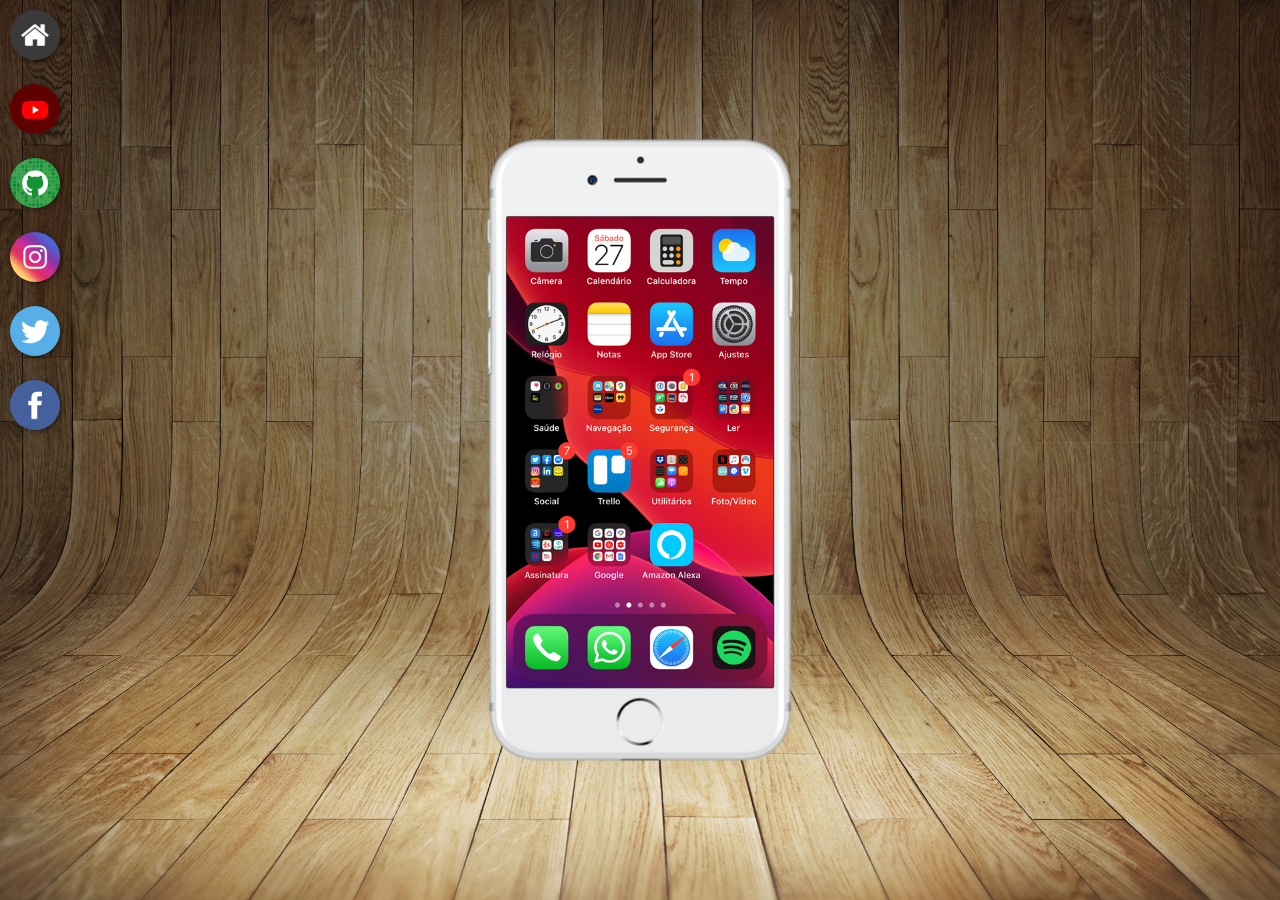
<file: index.html>
<!DOCTYPE html>
<html lang="pt-BR">

<head>
    <meta charset="UTF-8">
    <meta name="viewport" content="width=device-width, initial-scale=1.0">
    <link rel="shortcut icon" href="favicon.ico" type="image/x-icon">
    <link rel="stylesheet" href="estilos/style.css">
    <title>Projeto Redes Sociais</title>
</head>

<body>
    <main>
        <section id="telefone">
            <iframe src="home.html" name="tela" id="tela" frameborder="0"></iframe>
        </section>
        <section id="redes-sociais">
            <a href="home.html" target="tela"><img src="imagens/logo-home.jpg" alt="home"></a><br>
            <a href="youtube.html" target="tela"><img src="imagens/logo-youtube.jpg" alt="YouTube"></a><br>
            <a href="github.html" target="tela"><img src="imagens/logo-github.jpg" alt="GitHub"></a><br>
            <a href="instagram.html" target="tela"><img src="imagens/logo-instagram.jpg" alt="Instagram"></a><br>
            <a href="twitter.html" target="tela"><img src="imagens/logo-twitter.jpg" alt="Twitter"></a><br>
            <a href="facebook.html" target="tela"><img src="imagens/logo-facebook.jpg" alt="Facebook"></a>
        </section>
    </main>
</body>

</html>
</file>
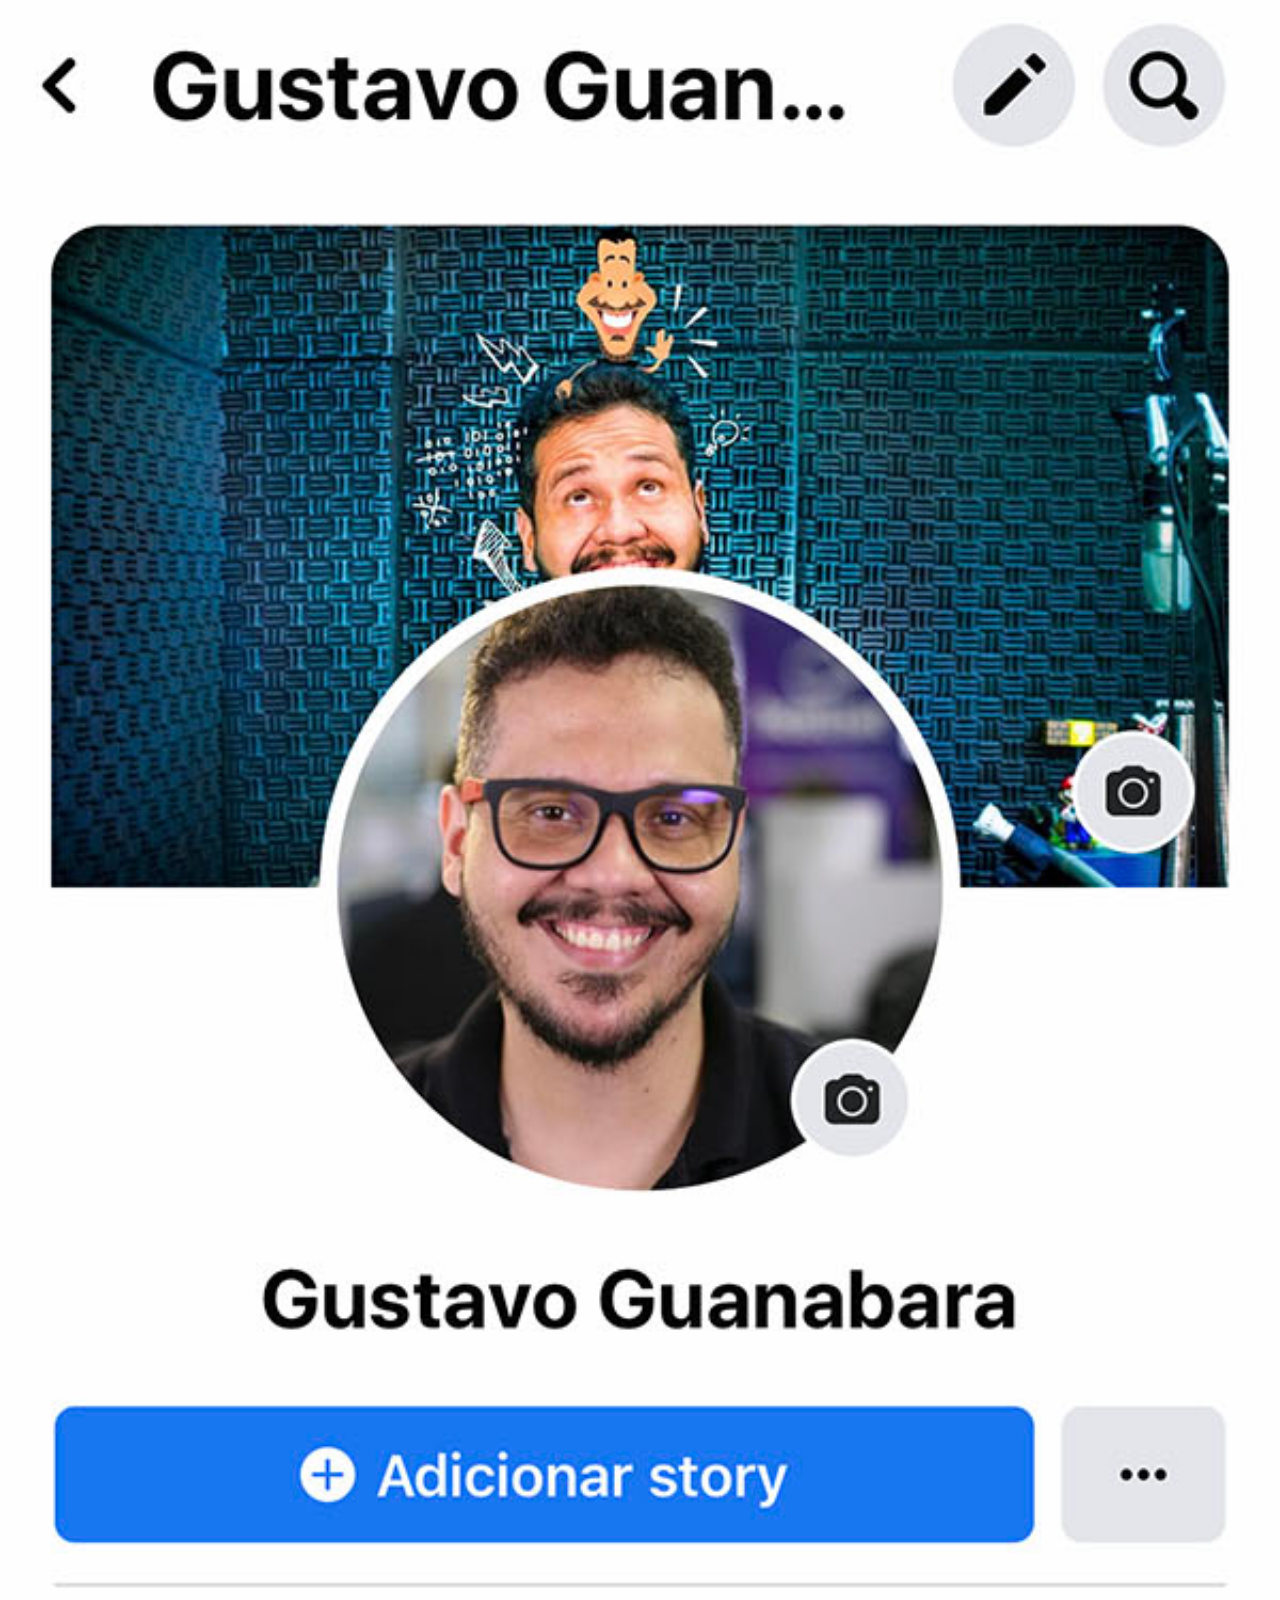
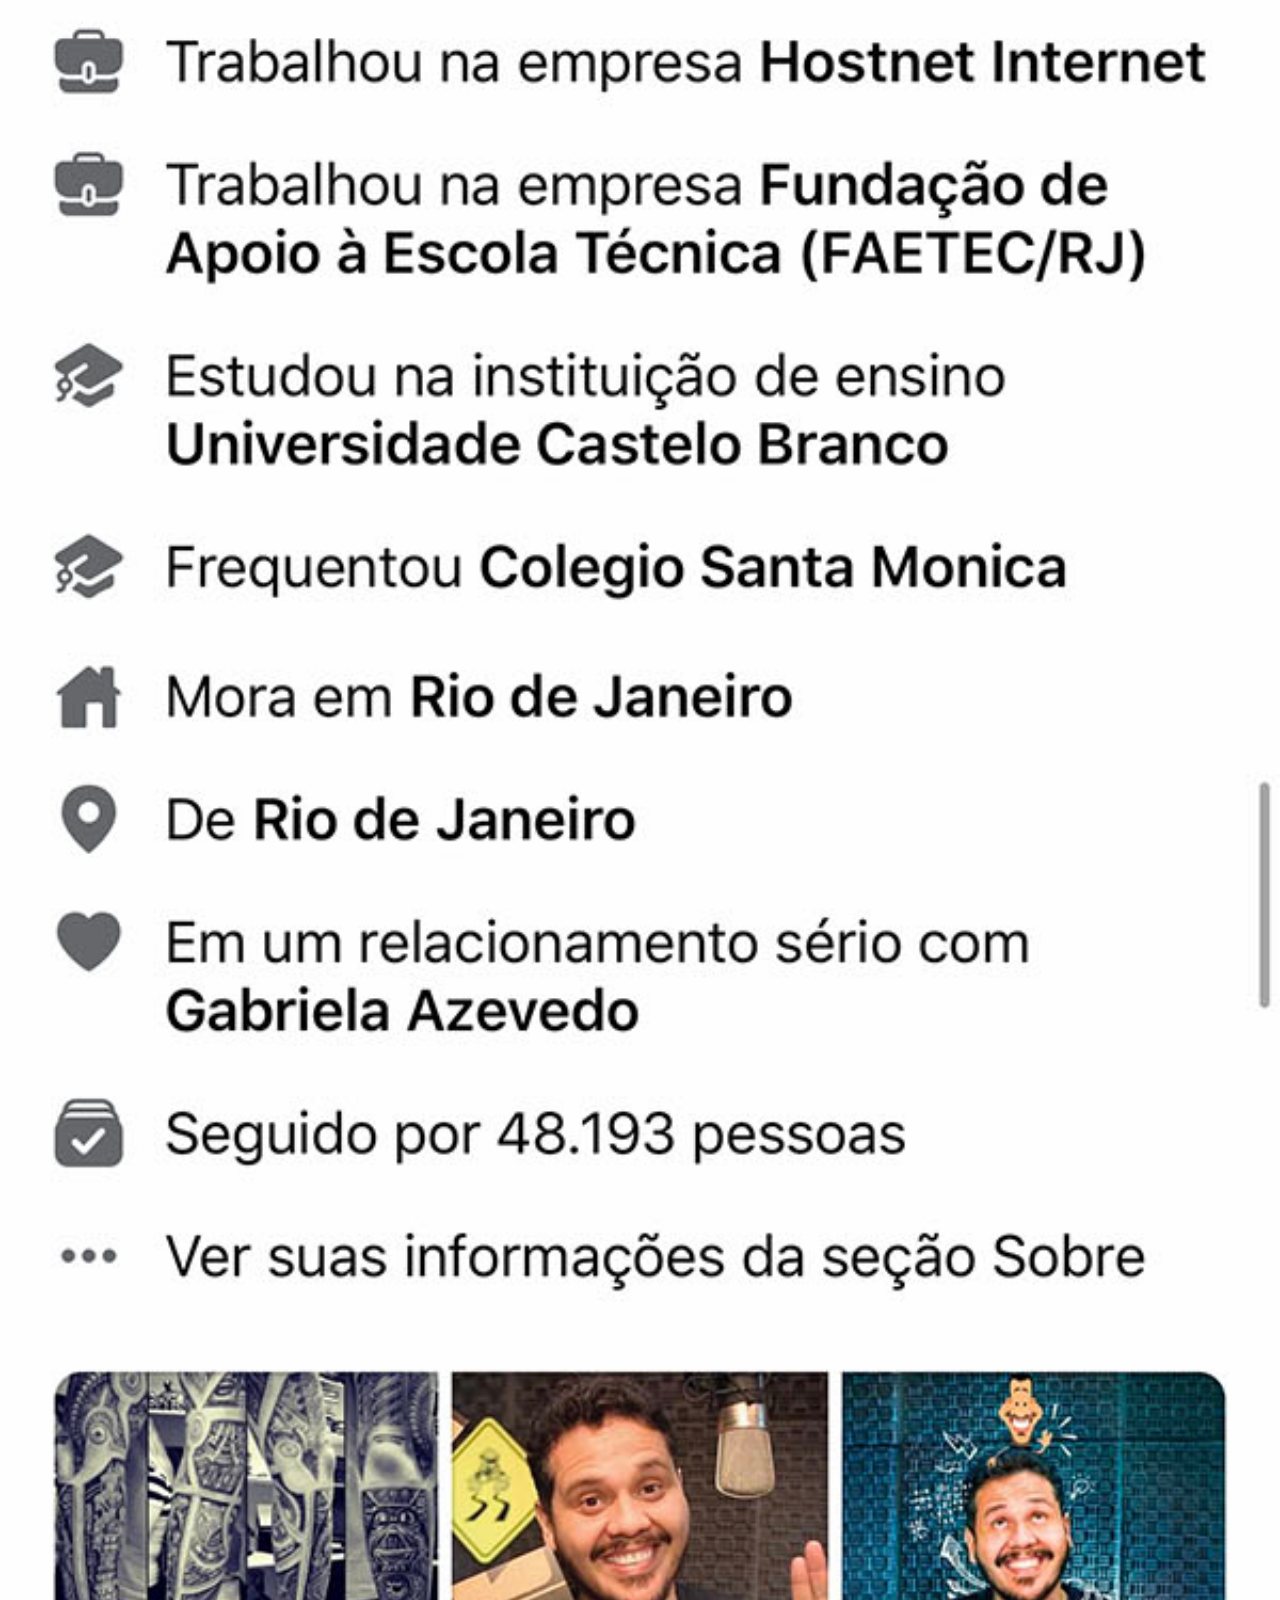
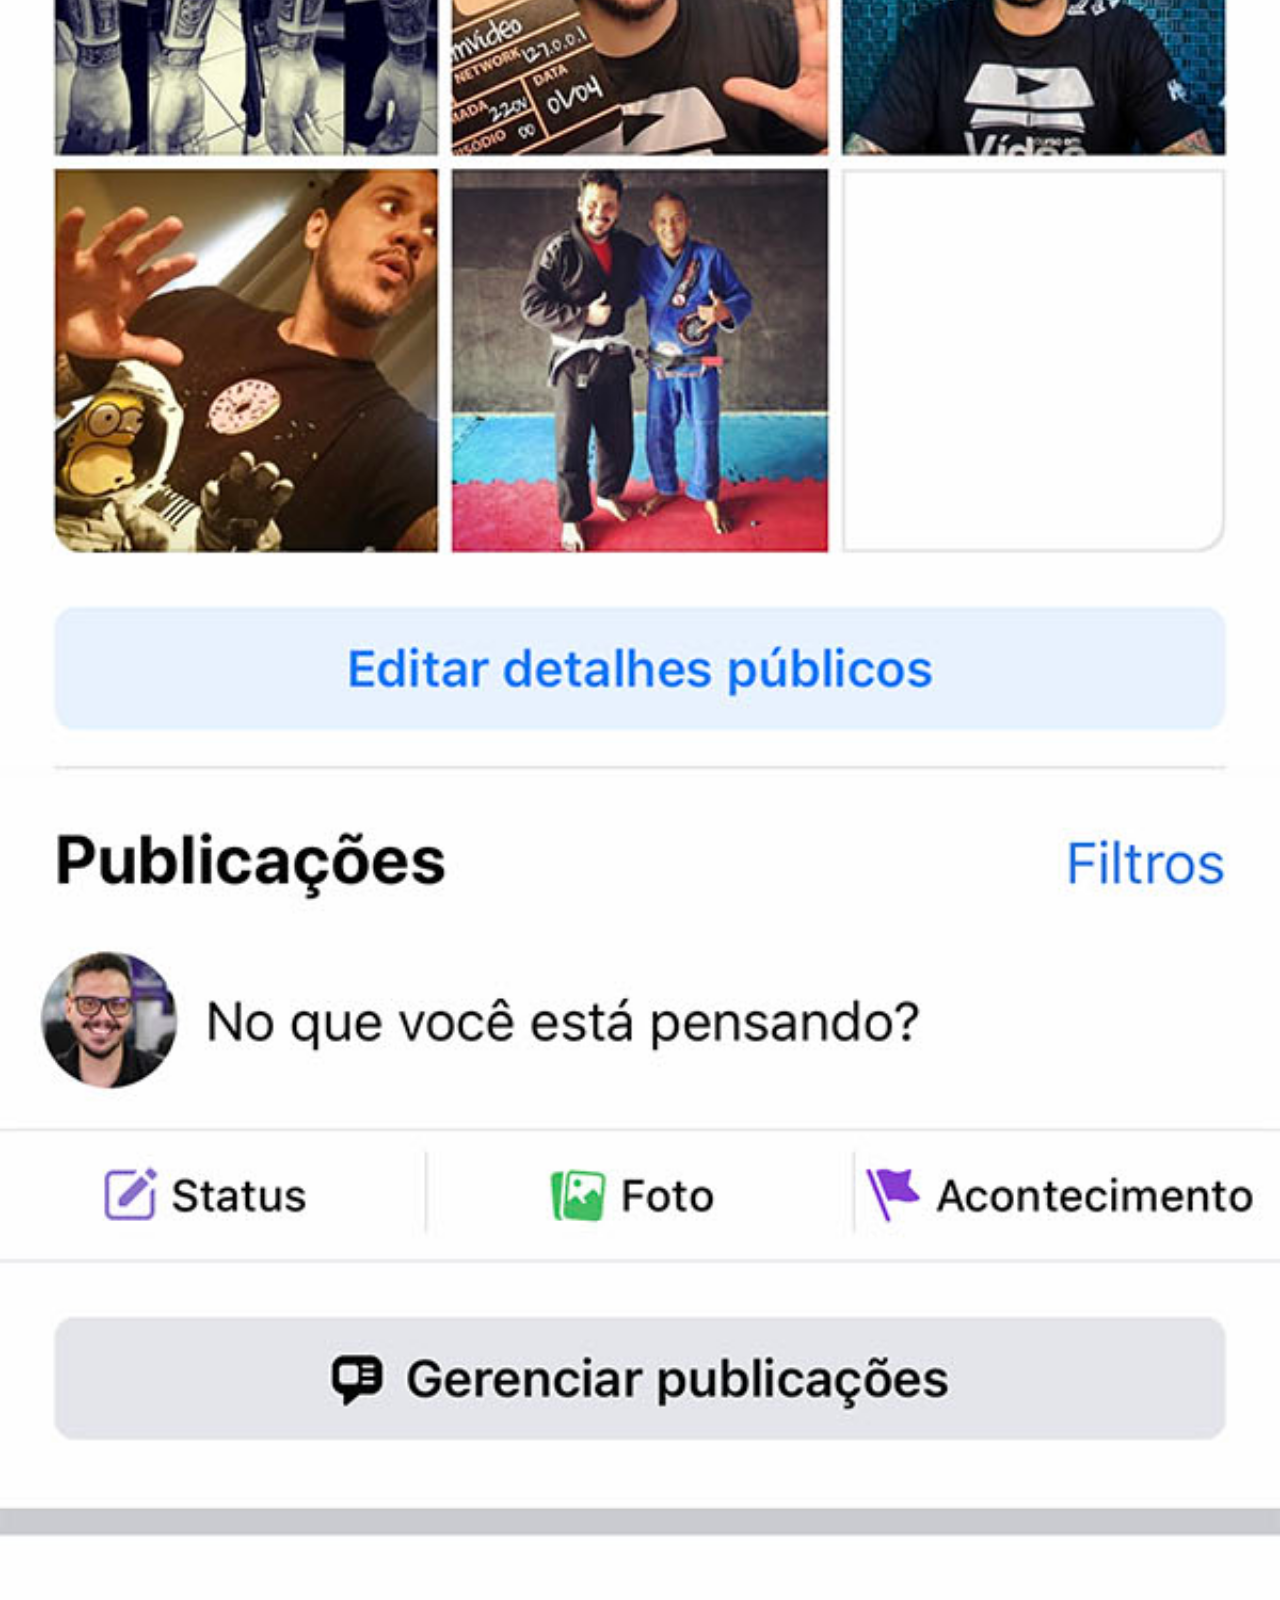
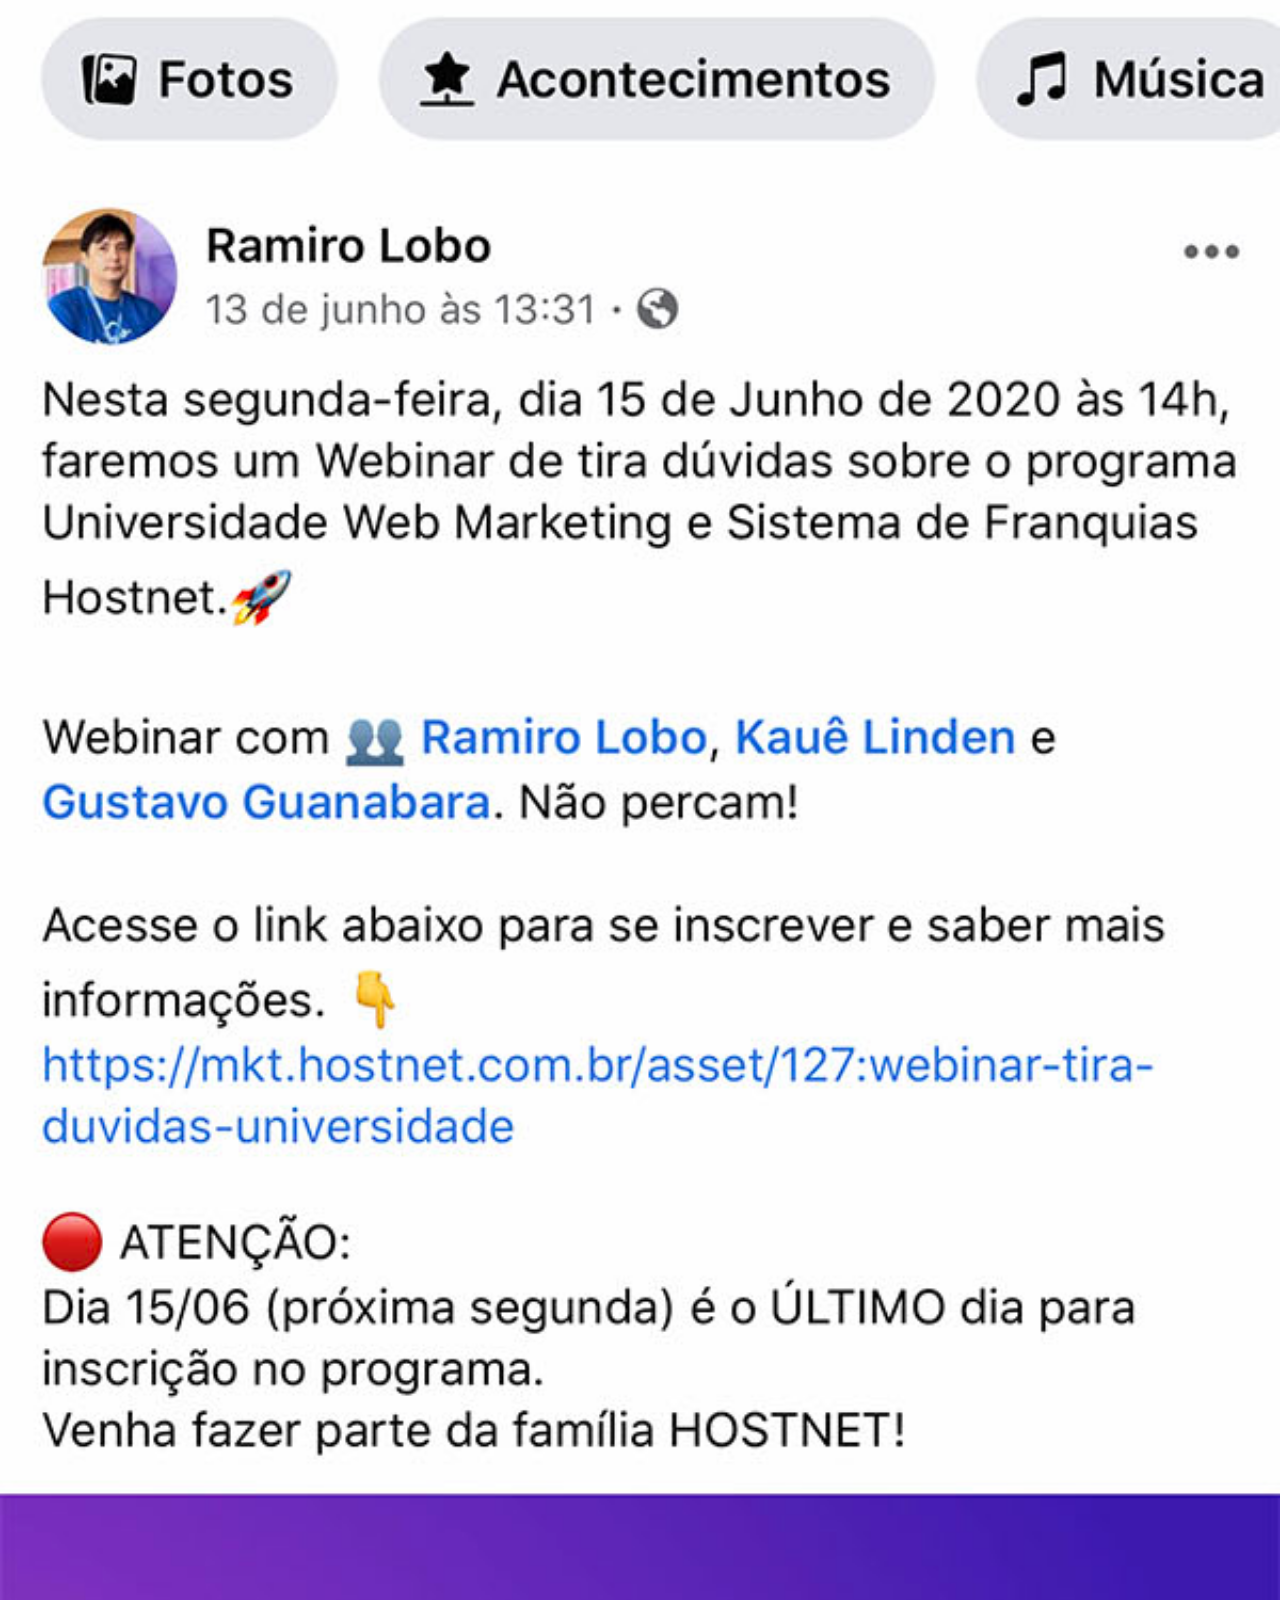
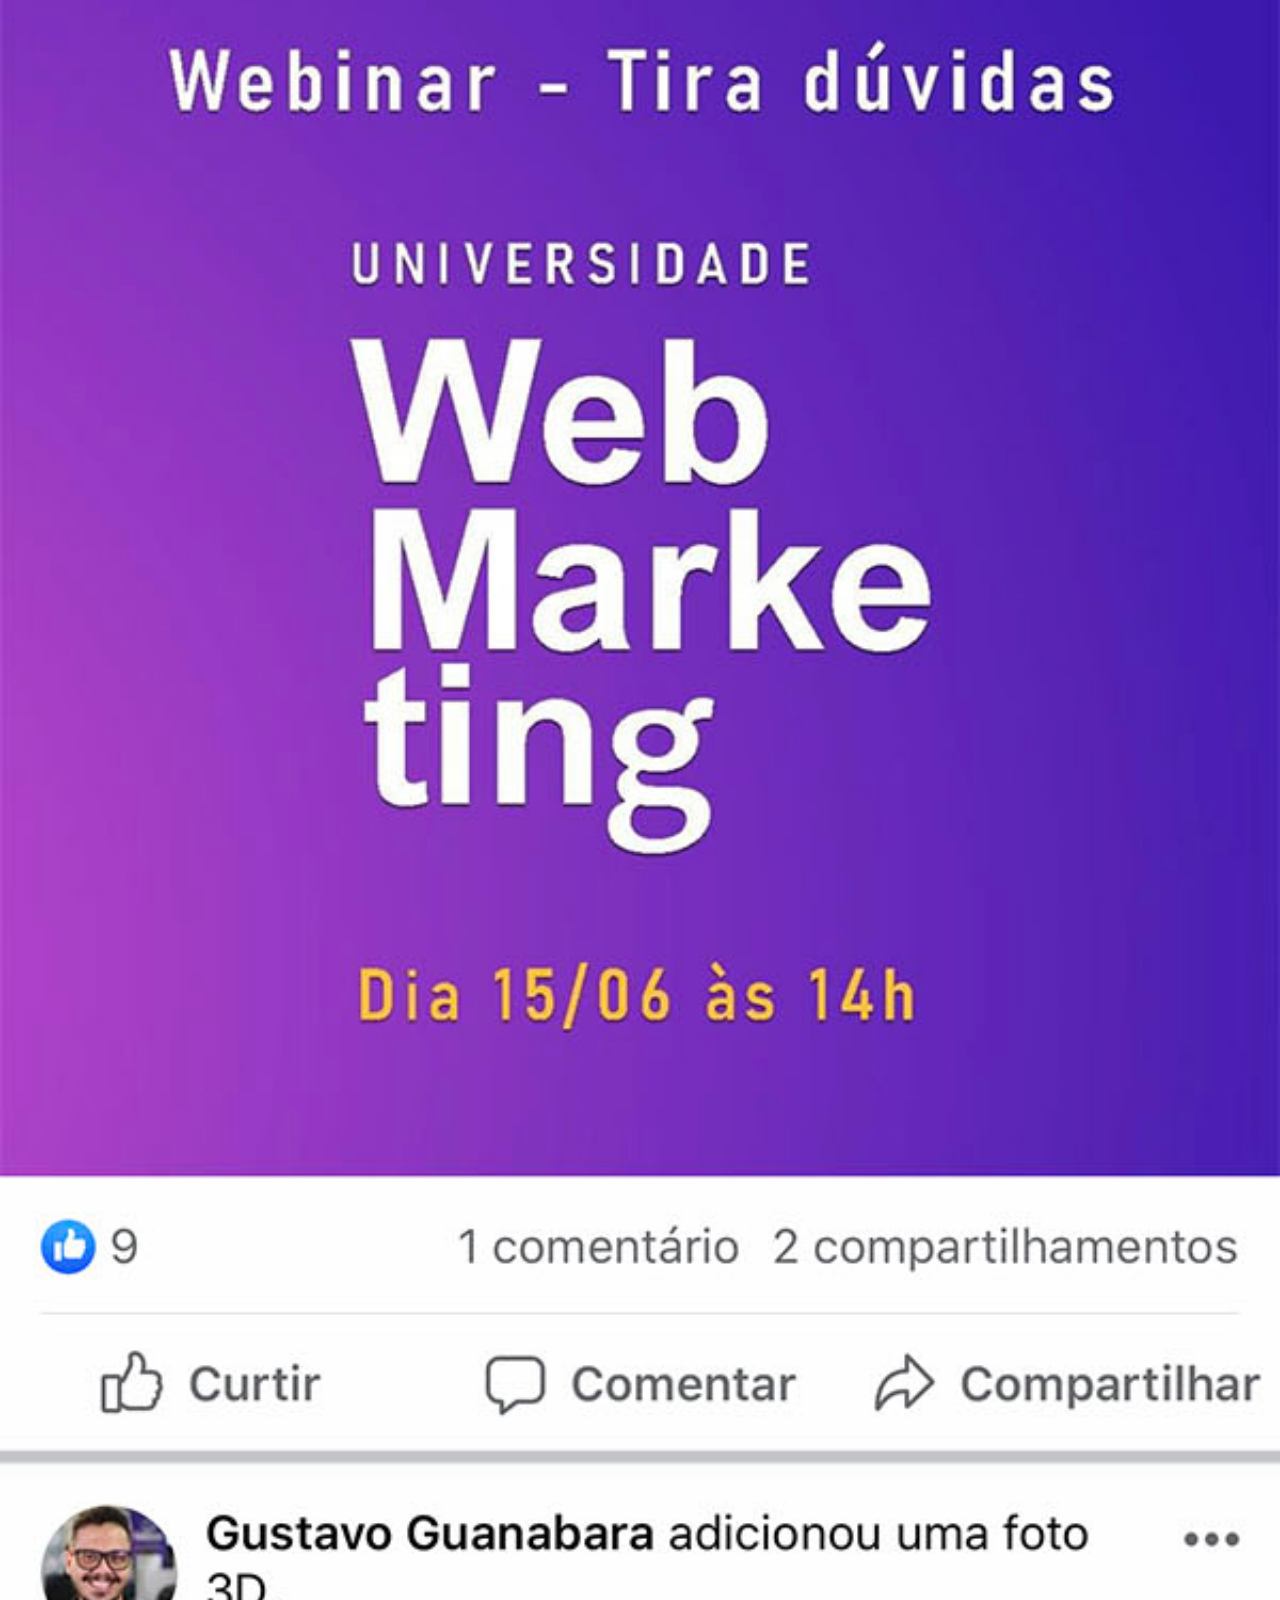
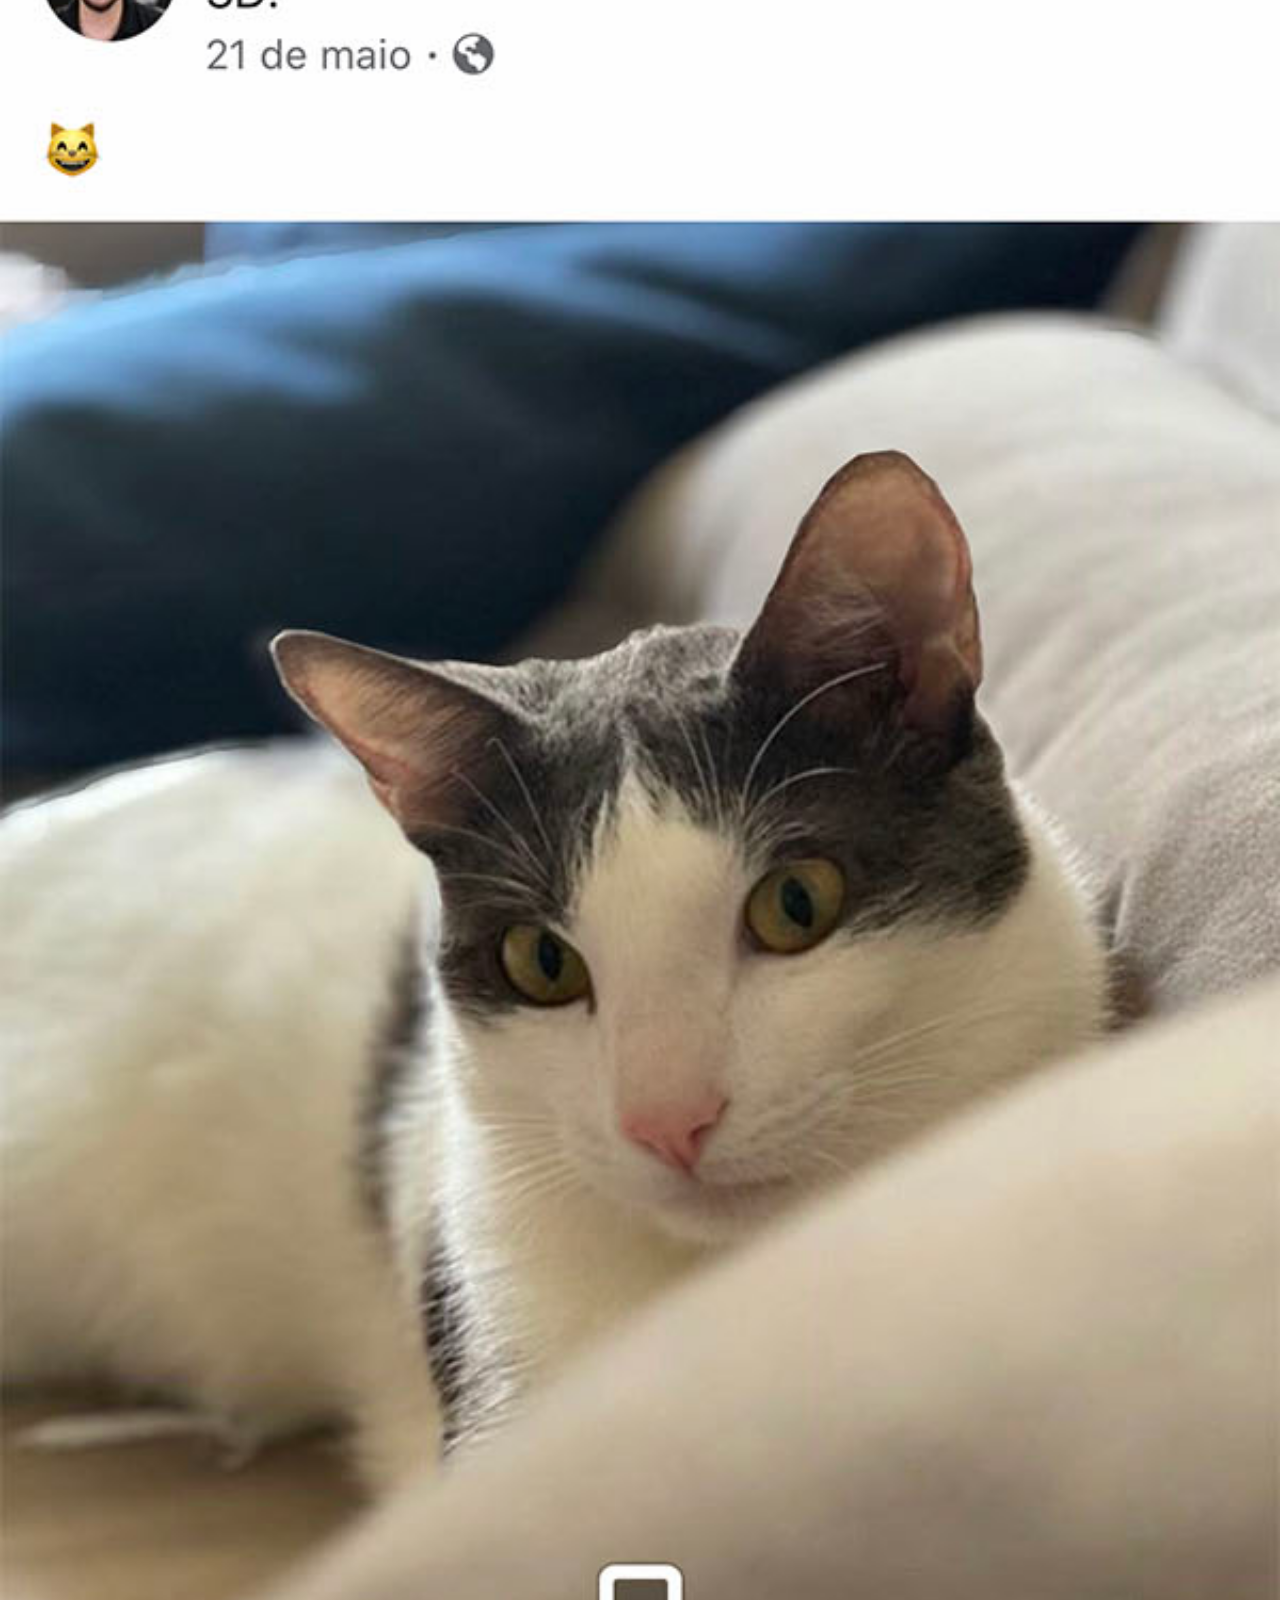
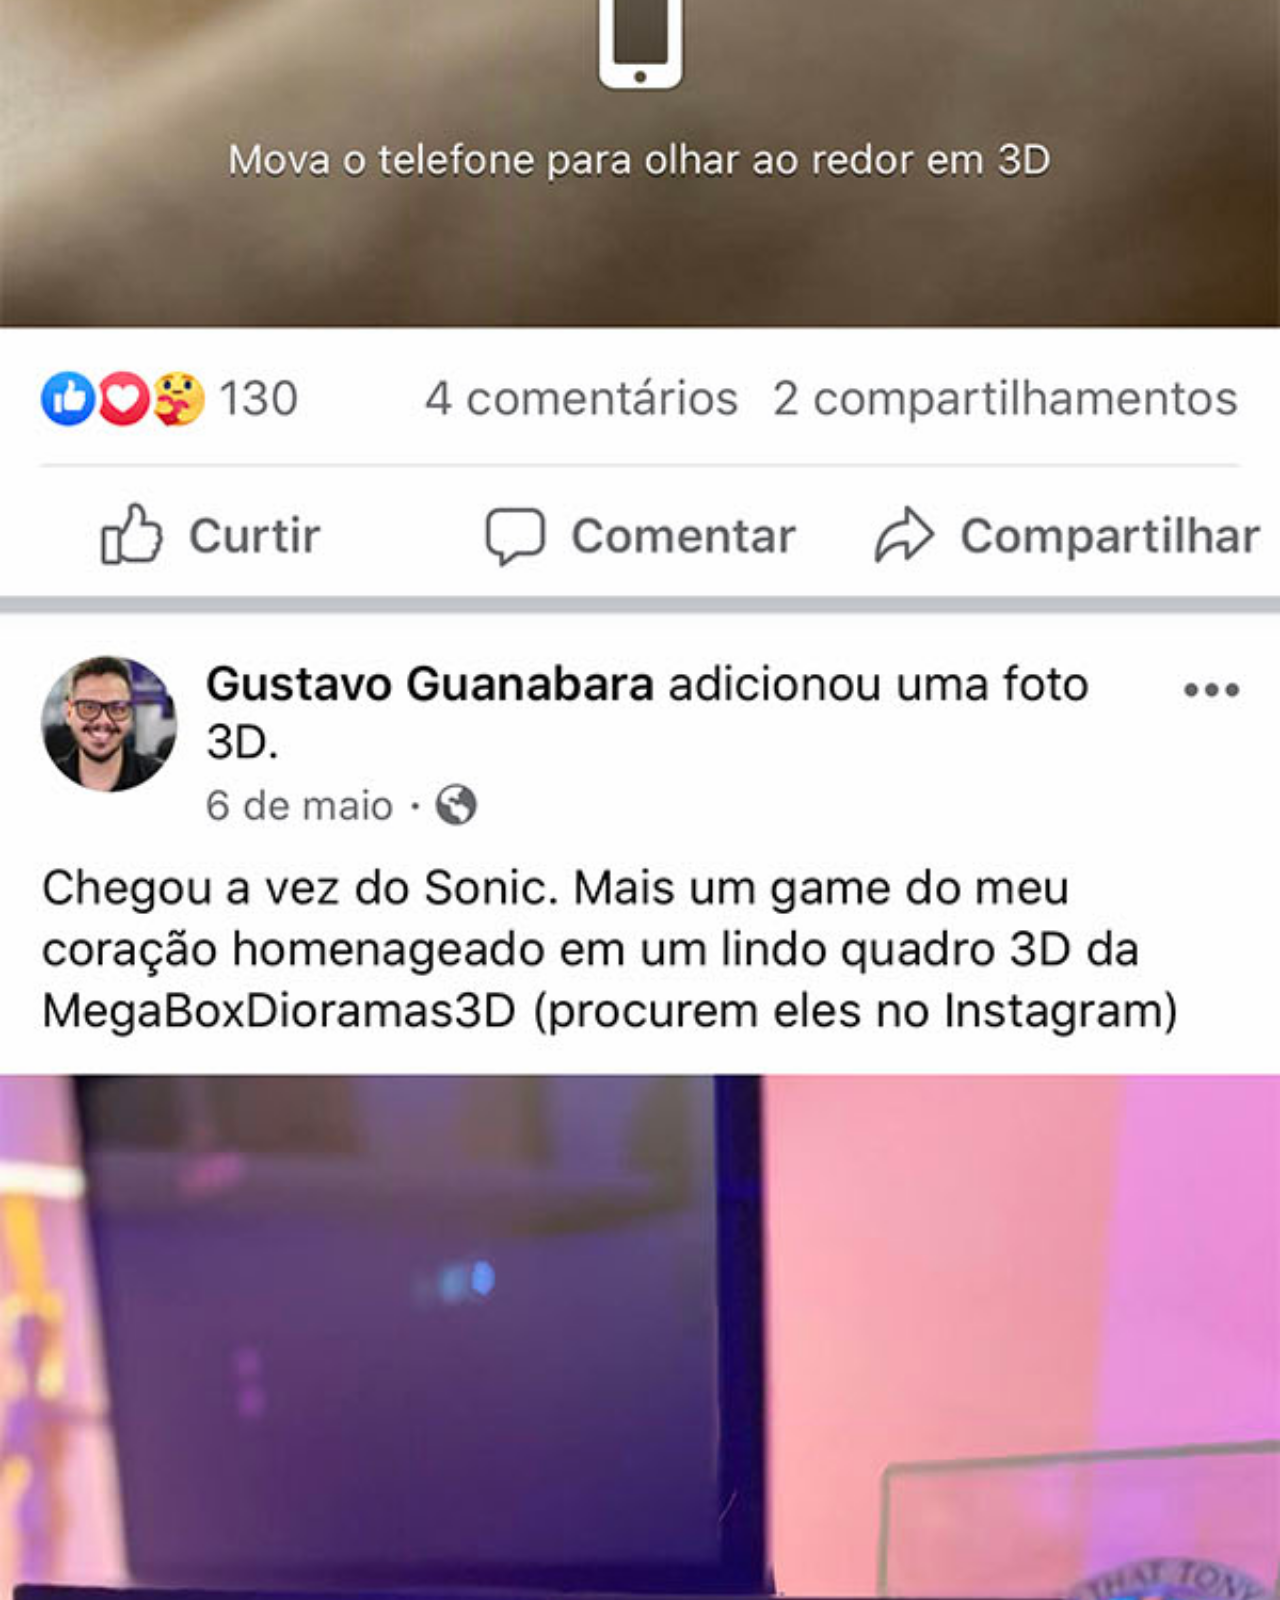
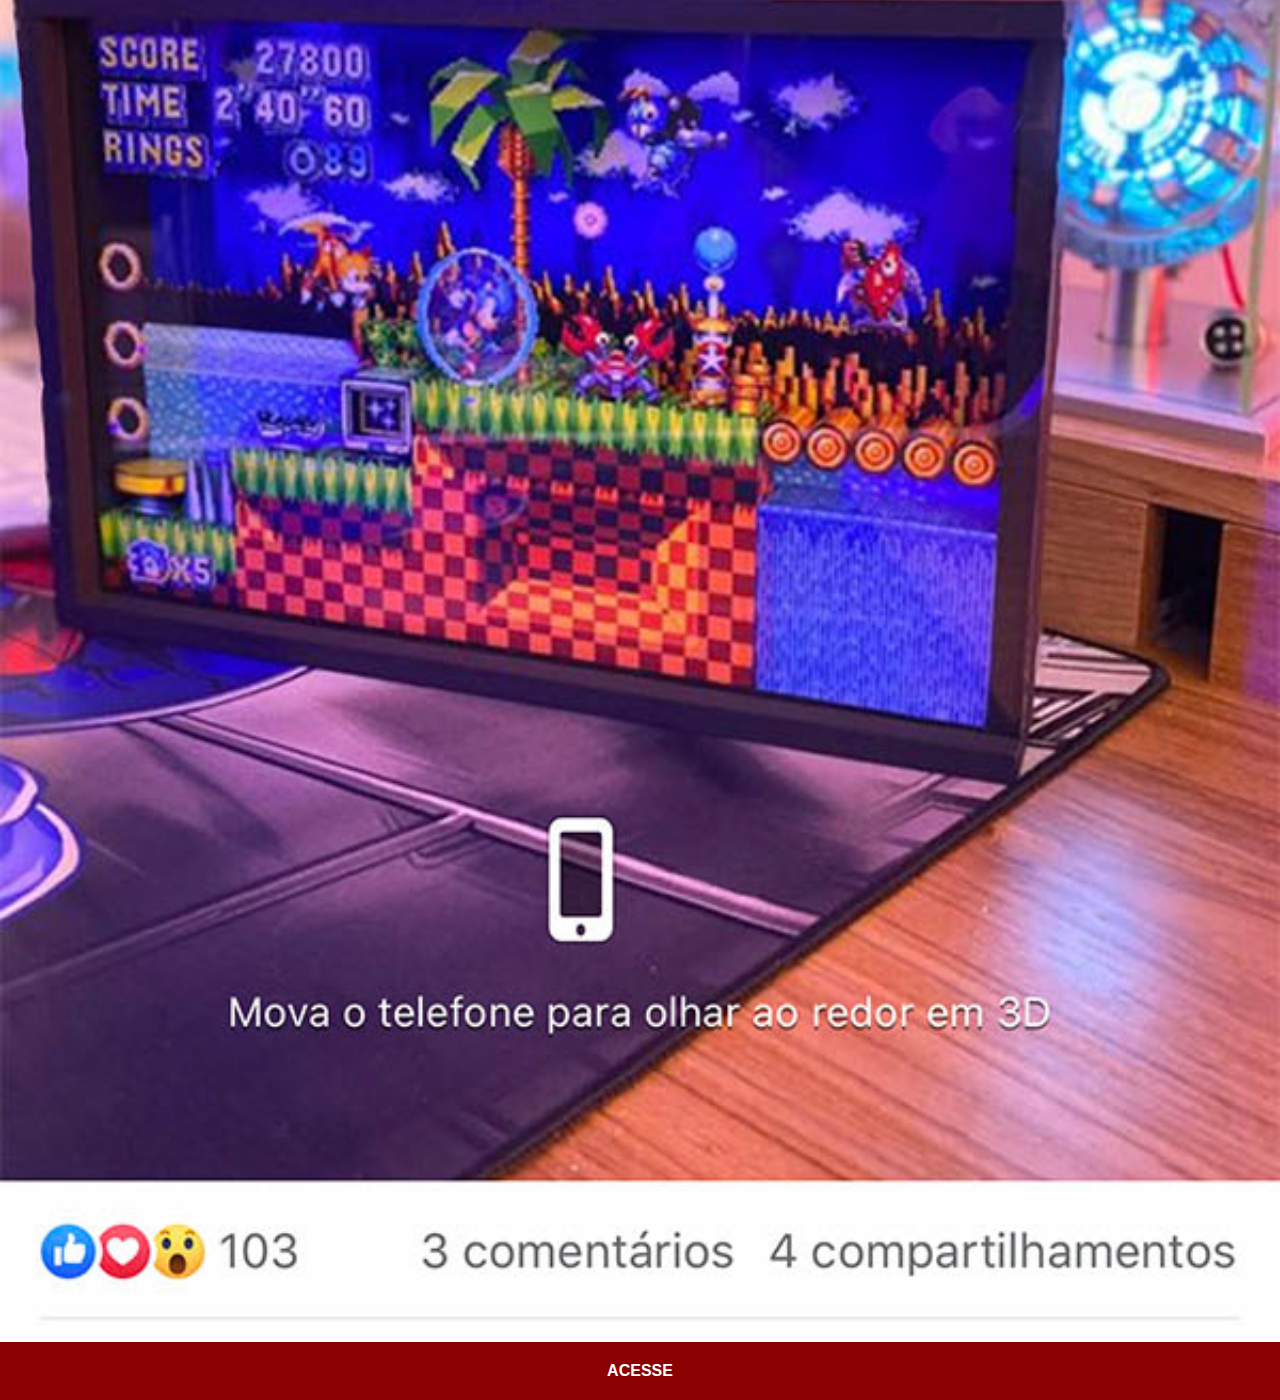
<file: facebook.html>
<!DOCTYPE html>
<html lang="pt-BR">

<head>
    <meta charset="UTF-8">
    <meta name="viewport" content="width=device-width, initial-scale=1.0">
    <link rel="stylesheet" href="social.css">
    <title>Facebook</title>
</head>

<body>
    <img src="imagens/tela-facebook.jpg" alt="Facebook">
    <a href="https://youtube.com/cursoemvideo" target="_blank">ACESSE</a>
</body>

</html>
</file>
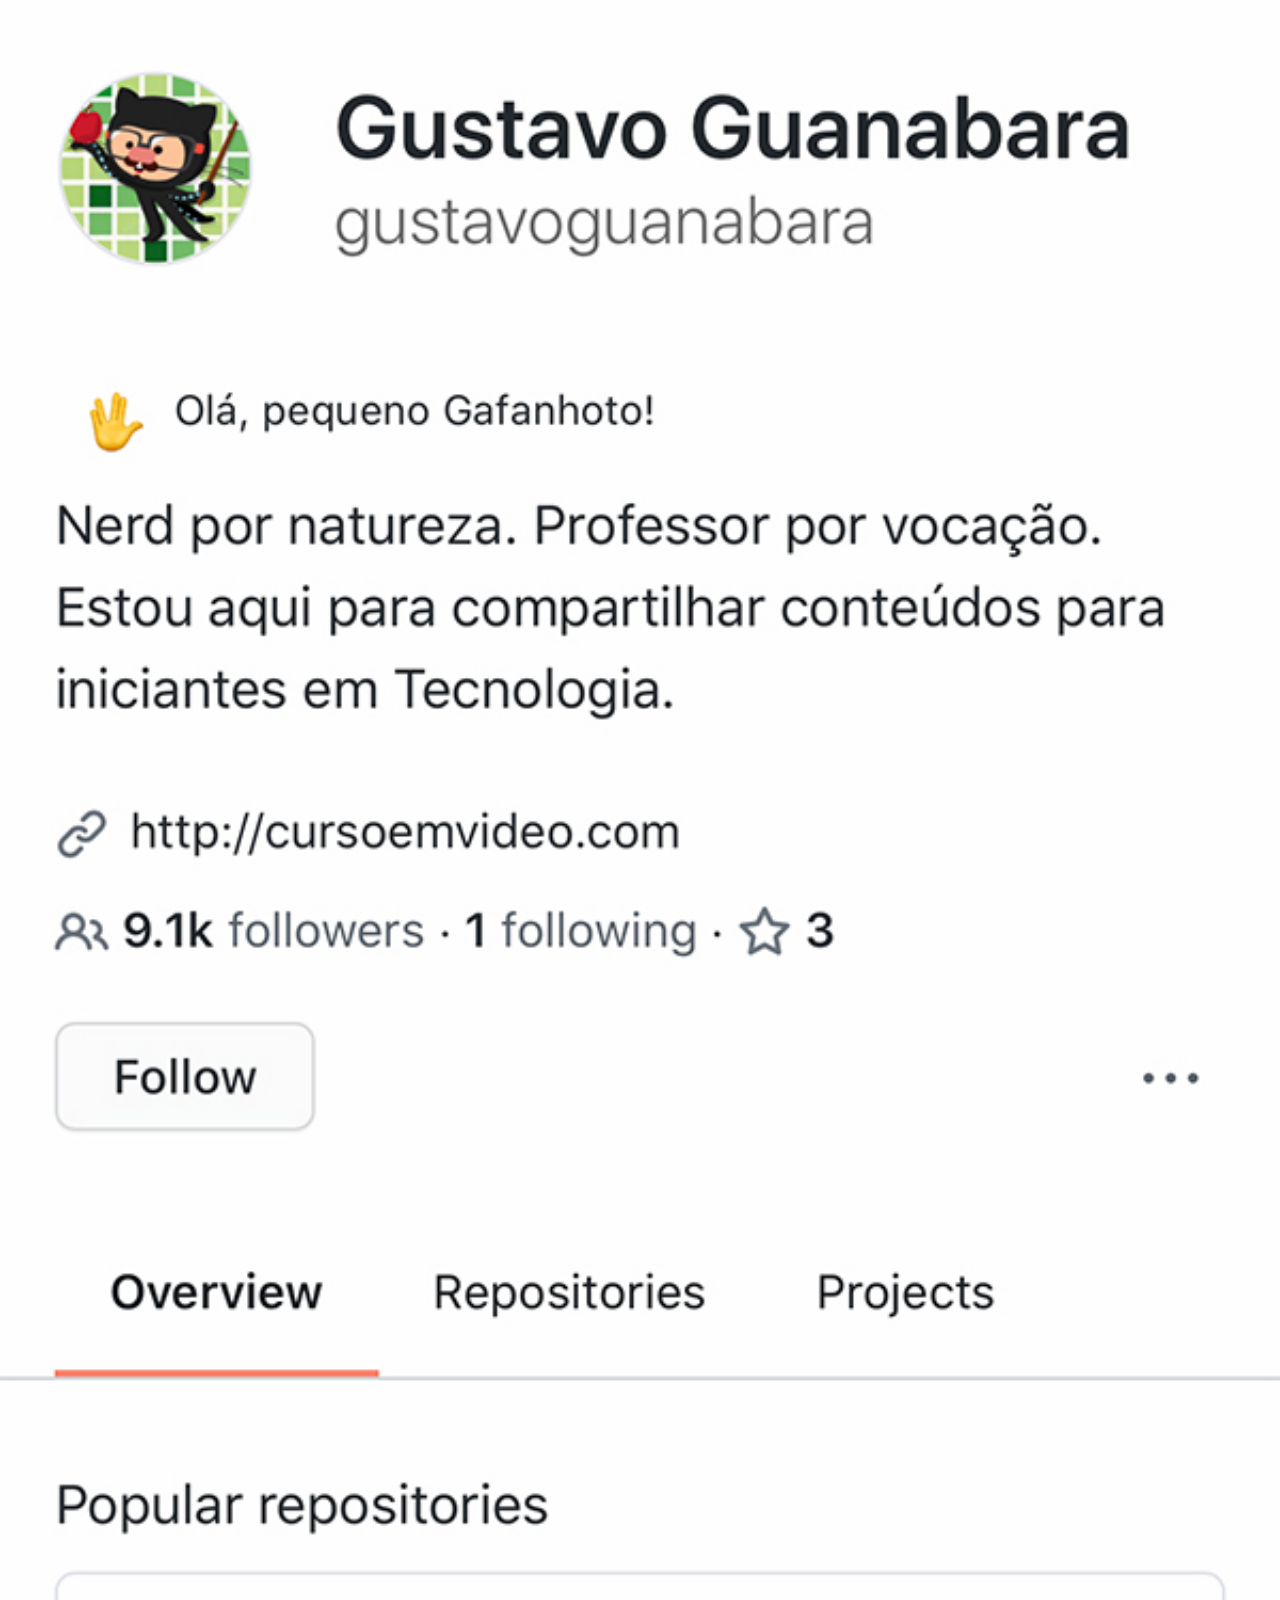
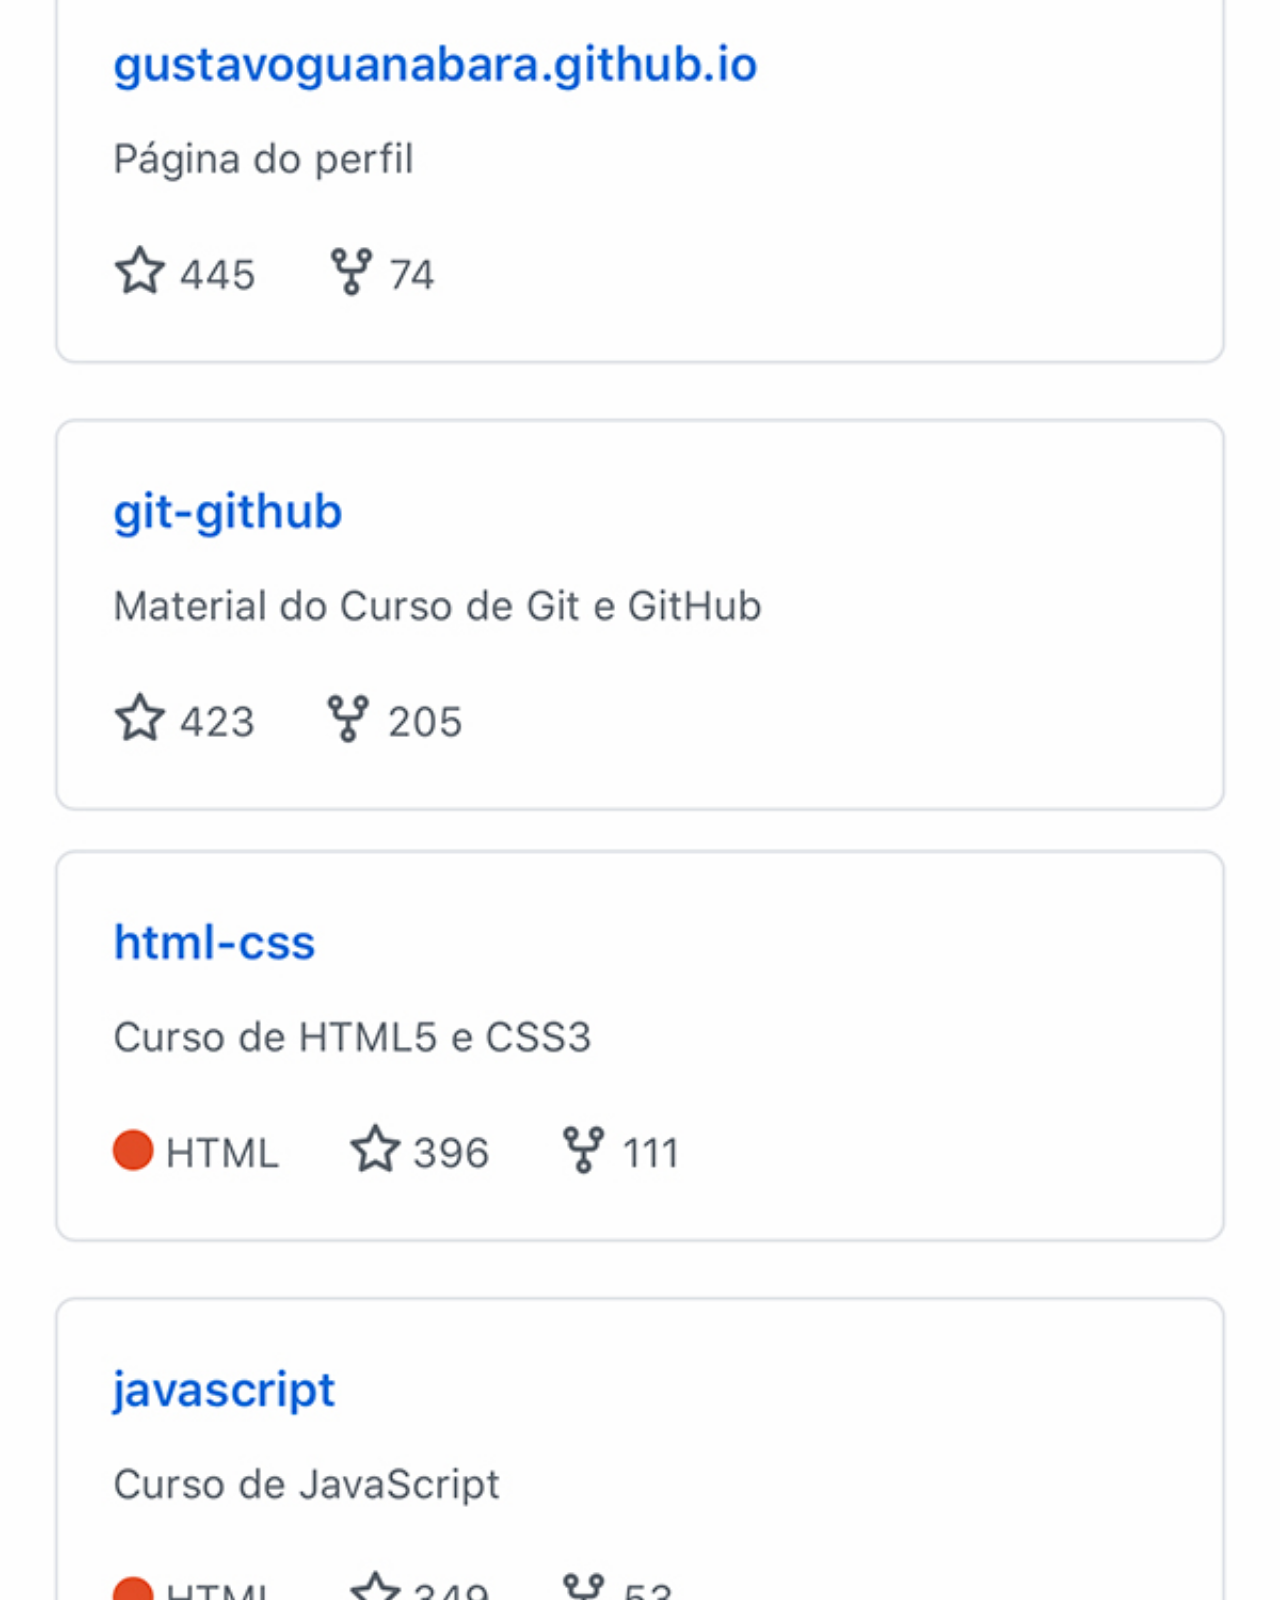
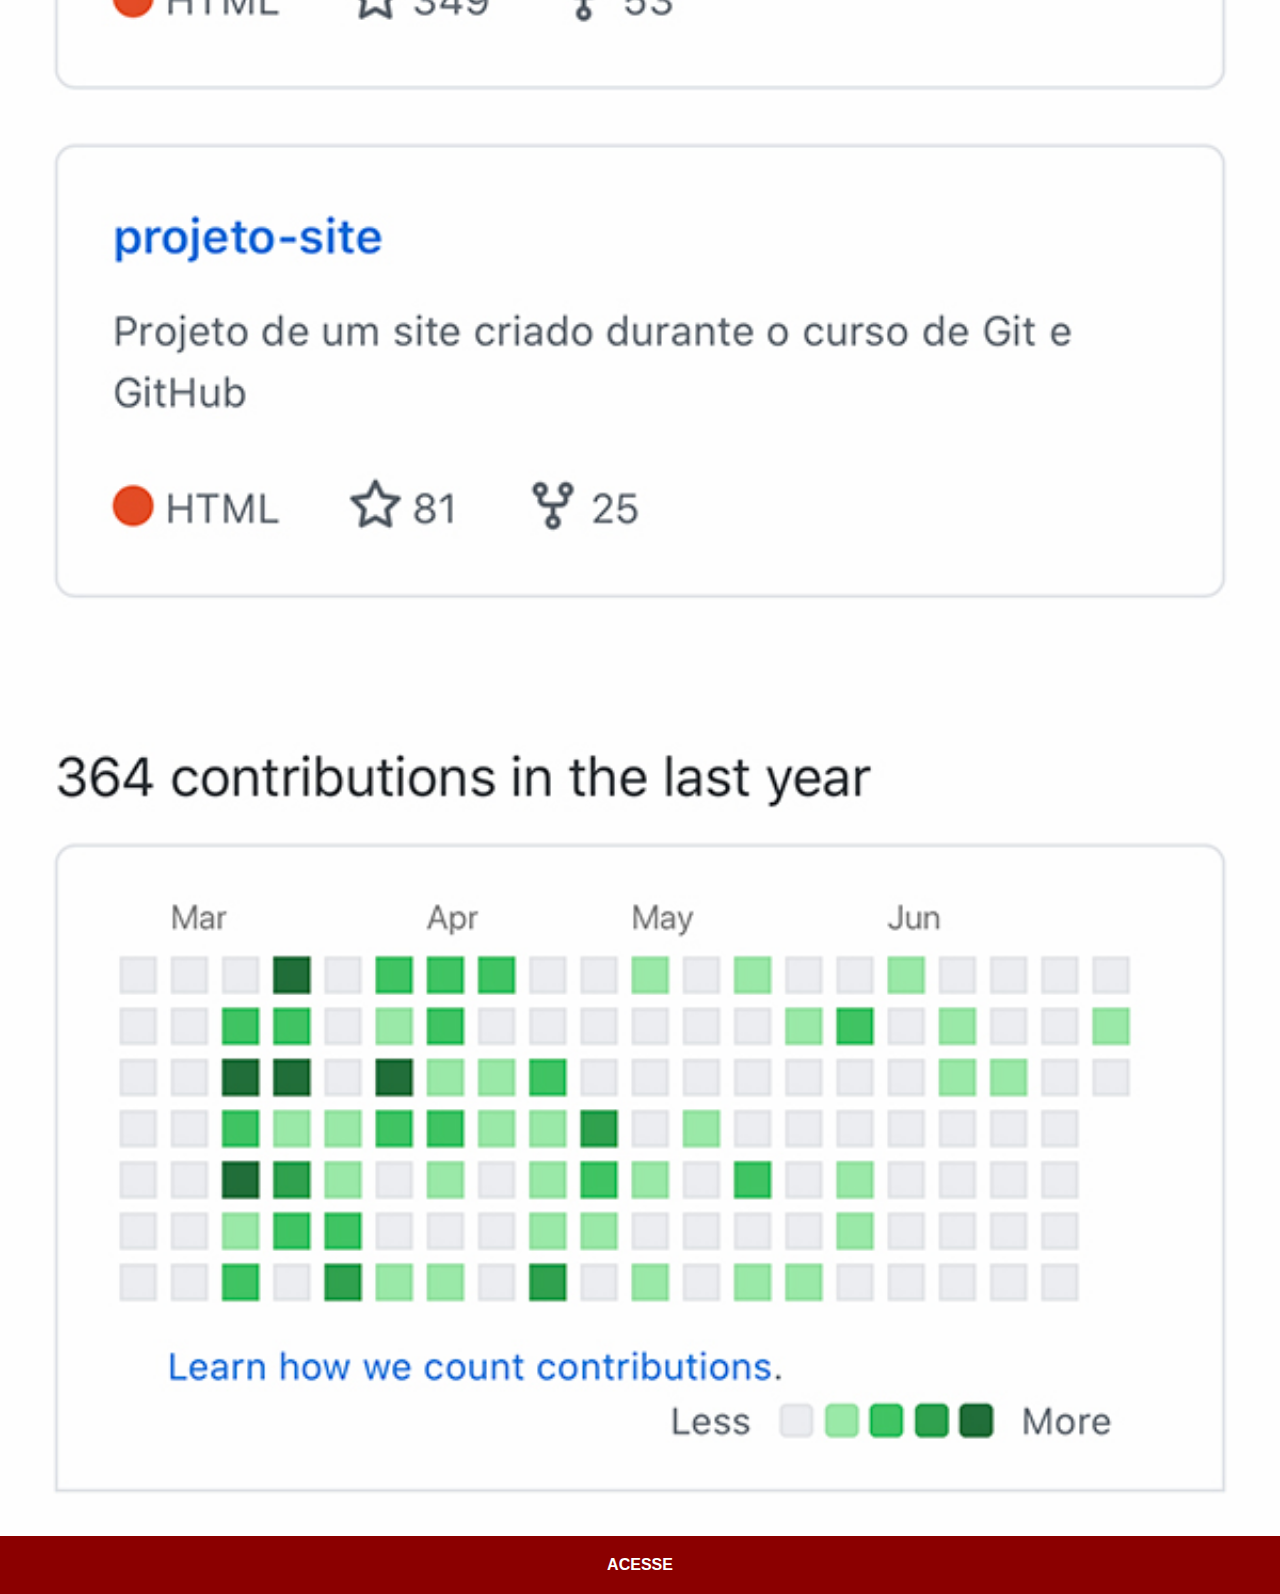
<file: github.html>
<!DOCTYPE html>
<html lang="pt-BR">

<head>
    <meta charset="UTF-8">
    <meta name="viewport" content="width=device-width, initial-scale=1.0">
    <link rel="stylesheet" href="social.css">
    <title>GitHub</title>
</head>

<body>
    <img src="imagens/tela-github.jpg" alt="GitHub">
    <a href="https://github.com" target="_blank">ACESSE</a>
</body>

</html>
</file>
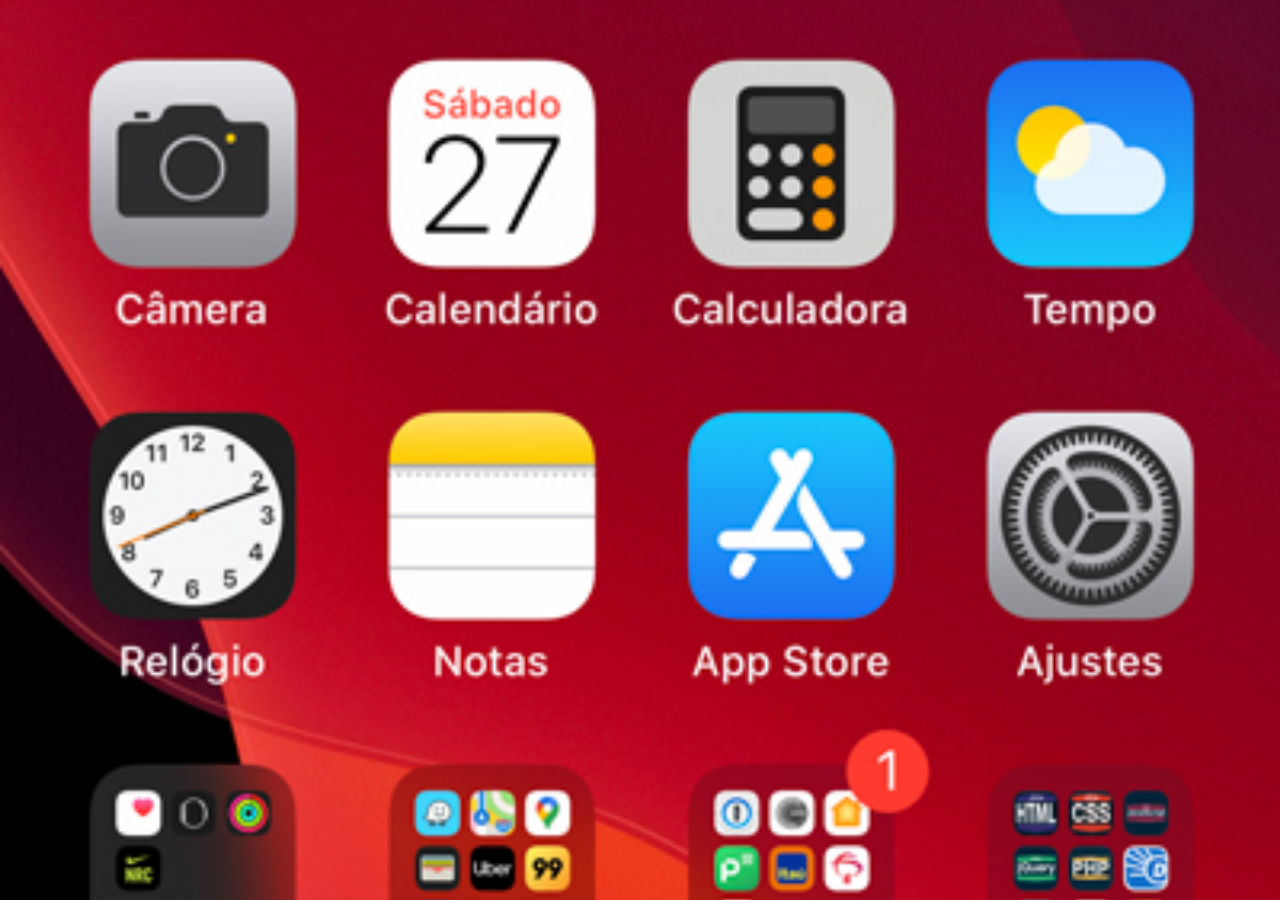
<file: home.html>
<!DOCTYPE html>
<html lang="pt-BR">

<head>
    <meta charset="UTF-8">
    <meta name="viewport" content="width=device-width, initial-scale=1.0">
    <title>Home</title>
    <style>
        * {
            margin: 0px;
            padding: 0px;
        }

        body {
            width: 100vw;
            height: 100vh;
            background: black url(imagens/tela-home.jpg) no-repeat top center;
            background-size: cover;
        }
    </style>
</head>

<body>

</body>

</html>
</file>
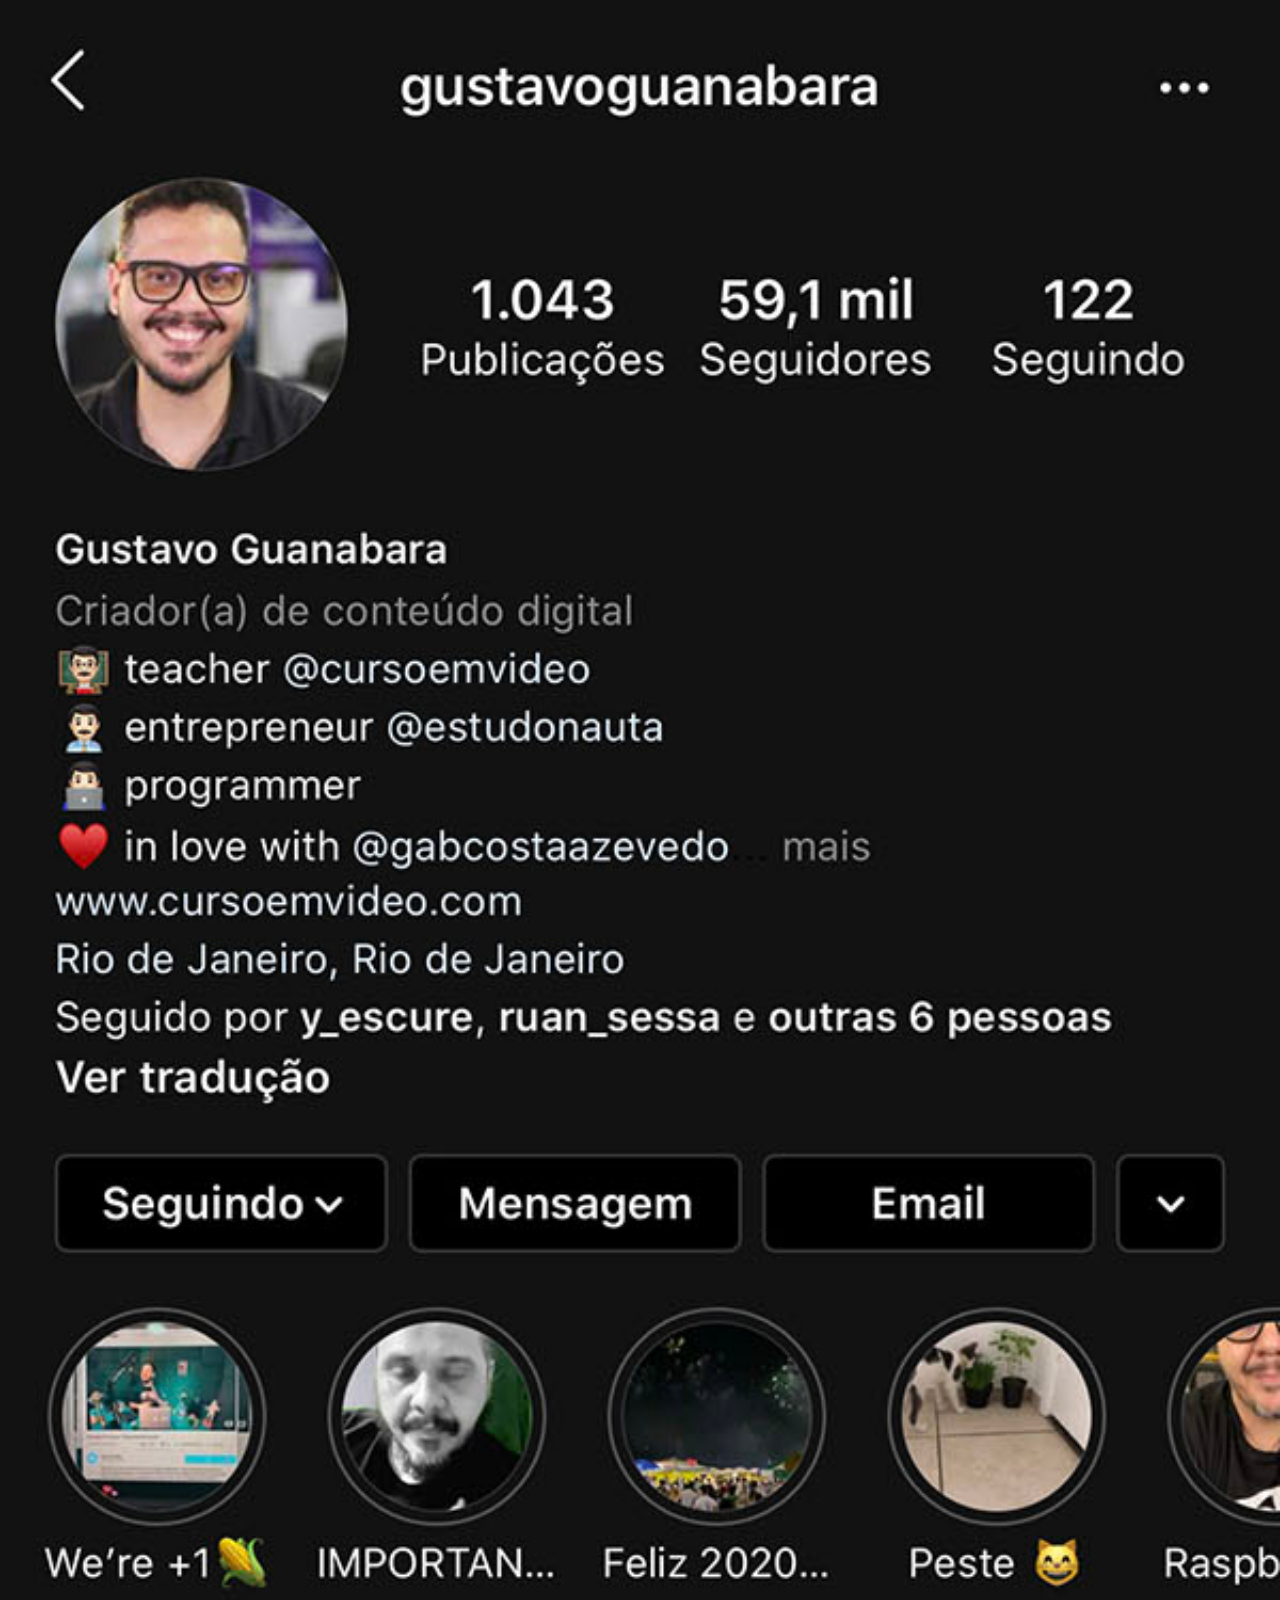
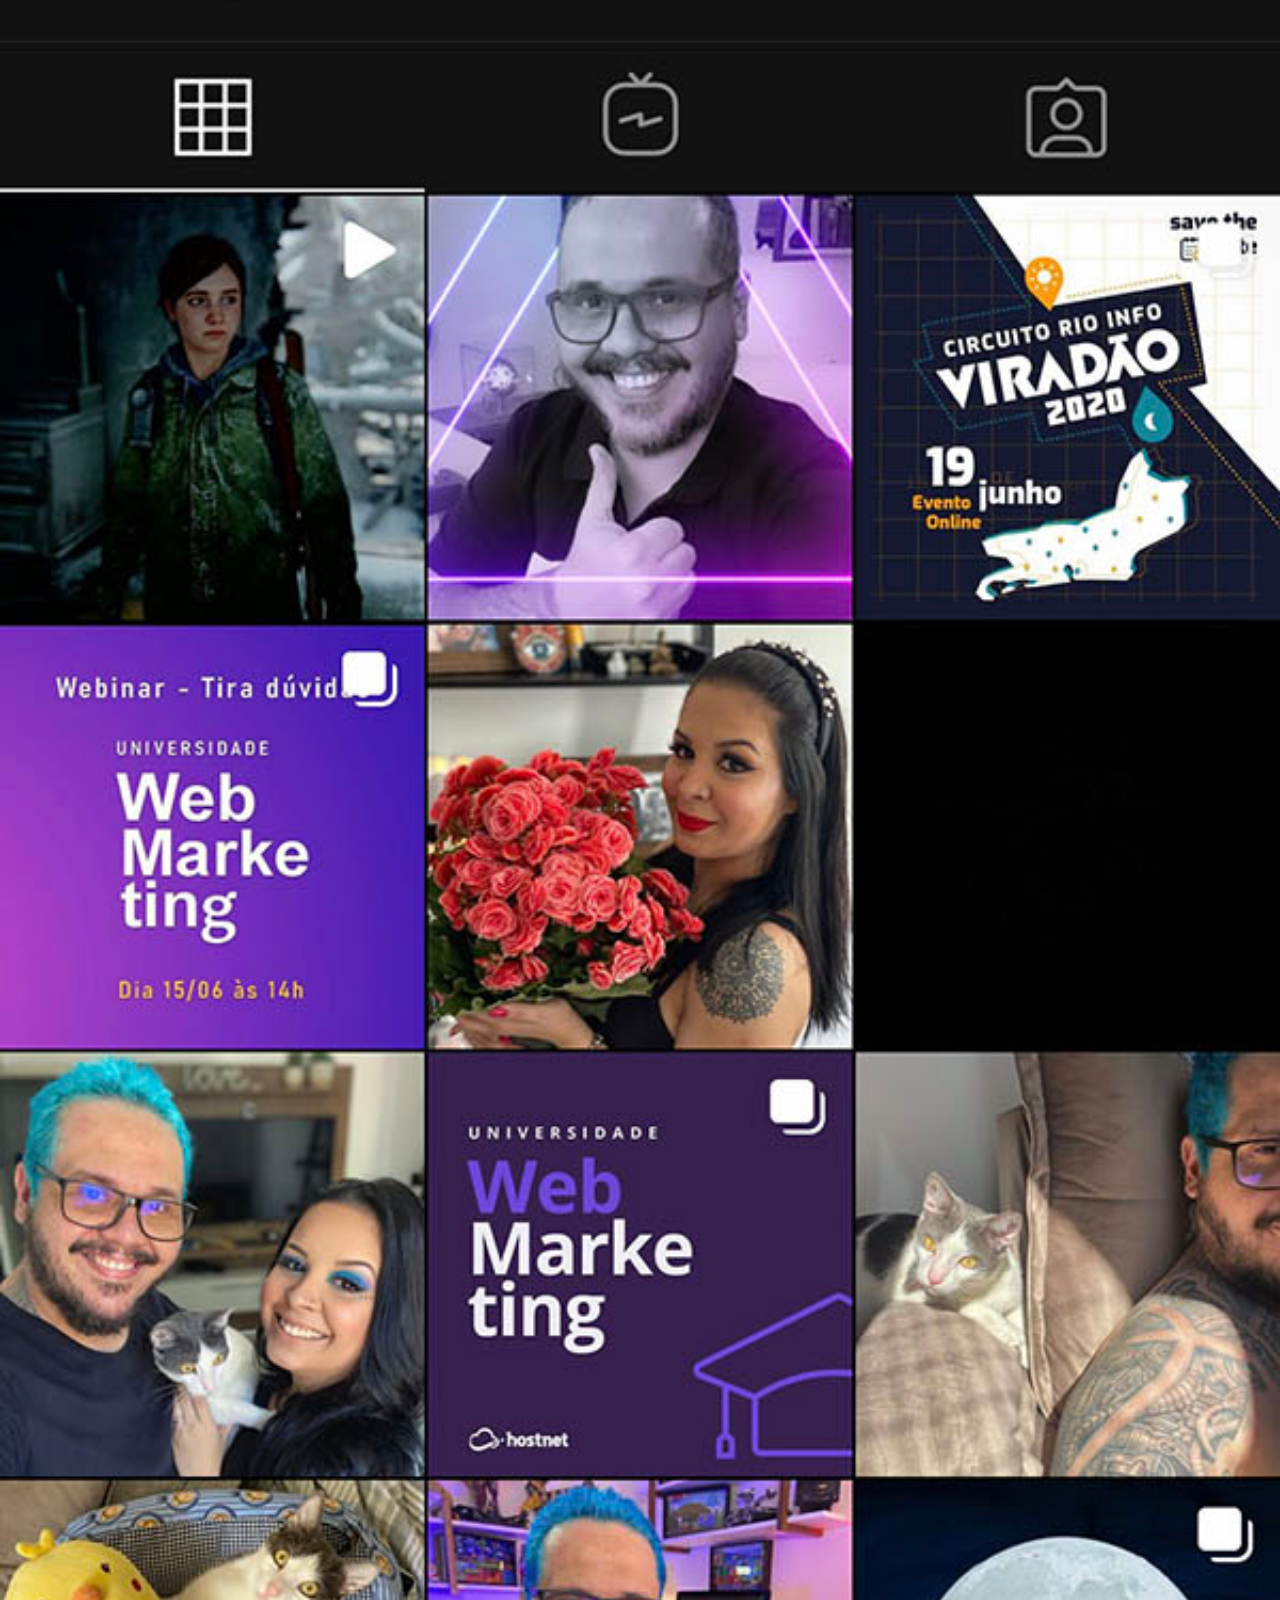
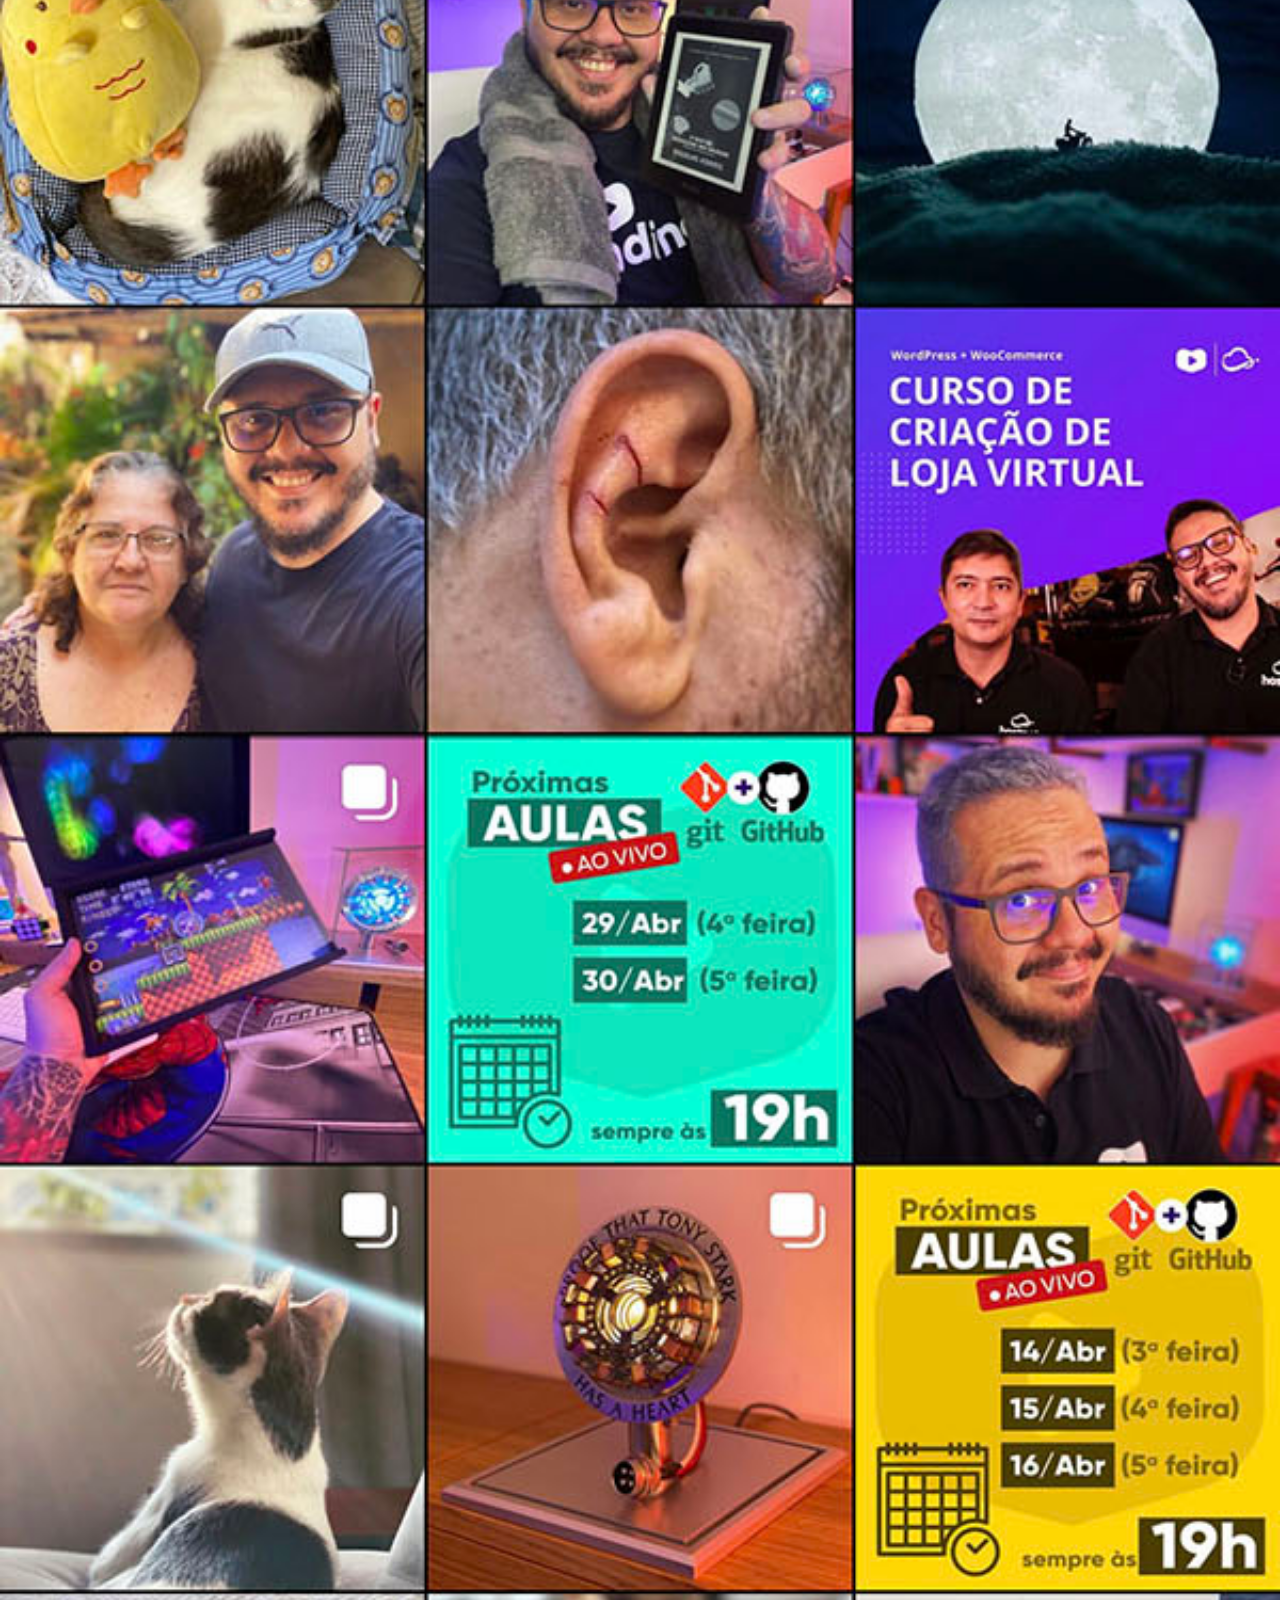
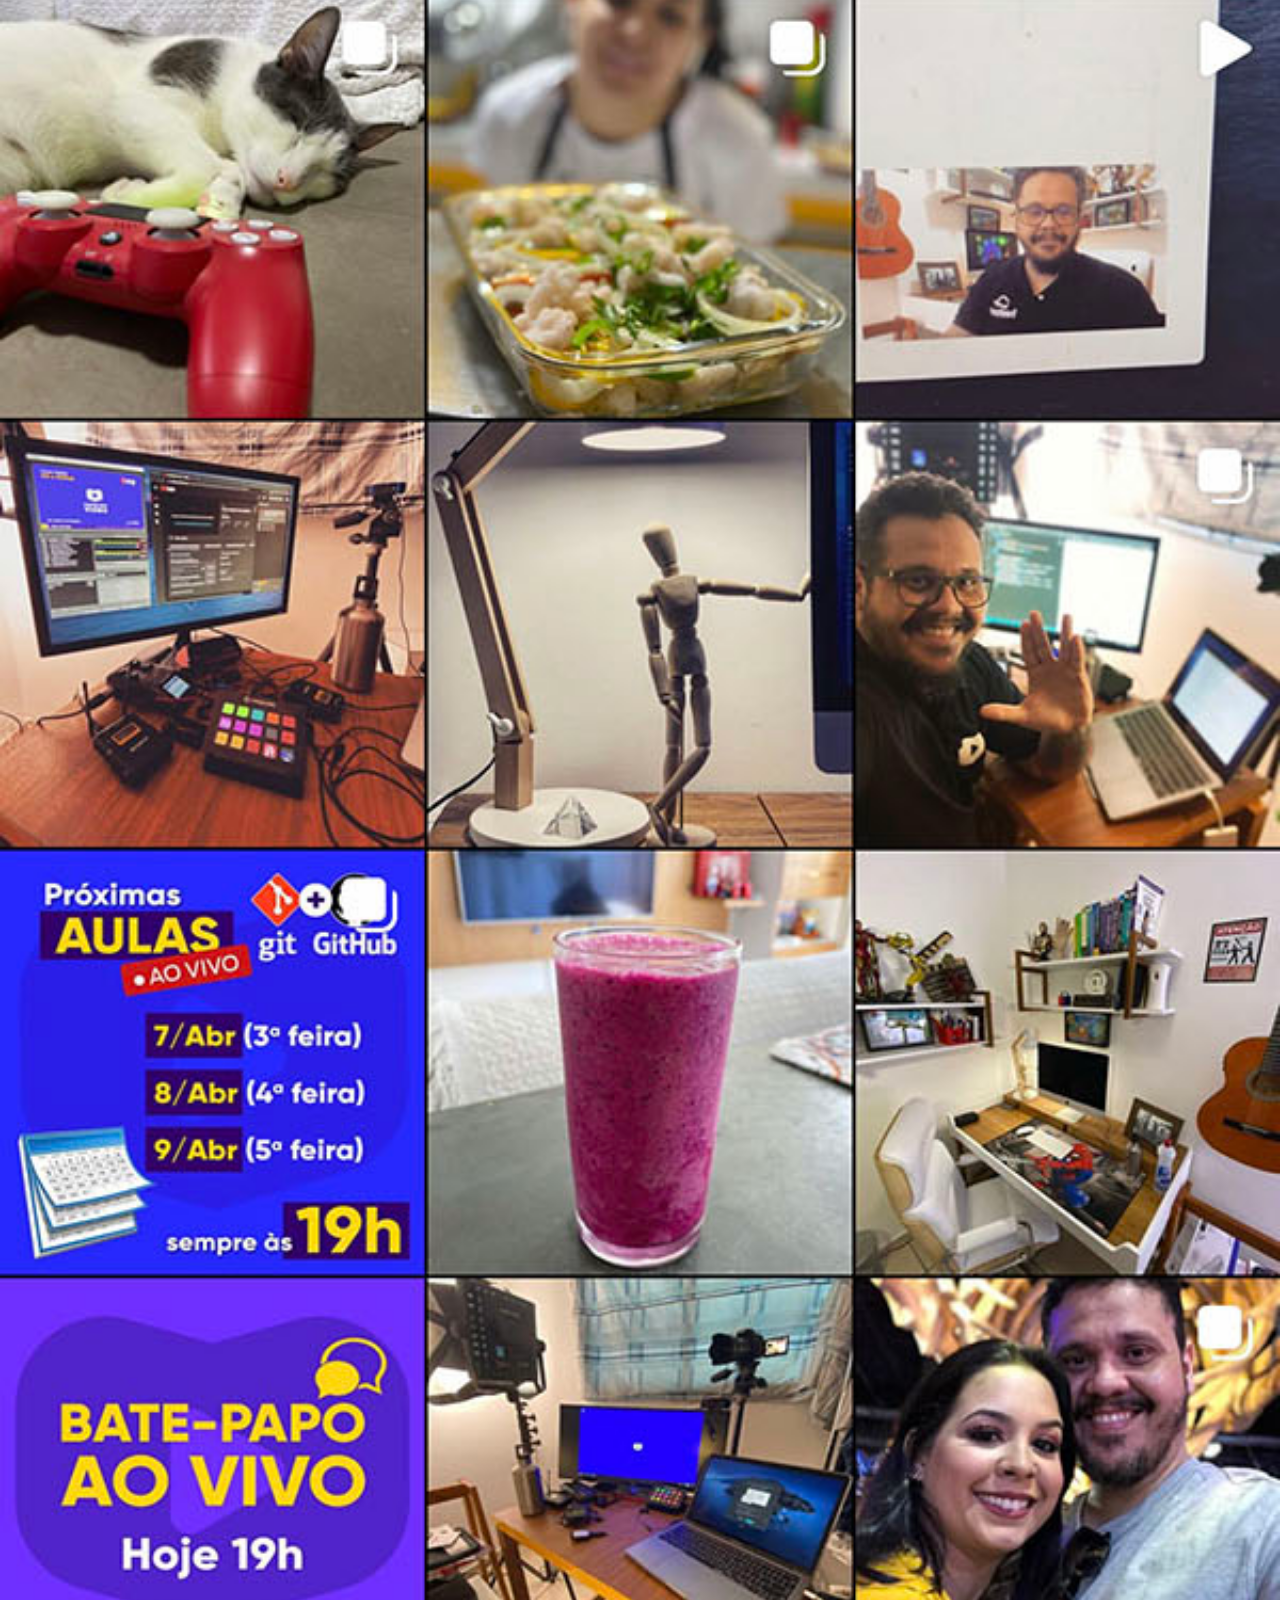
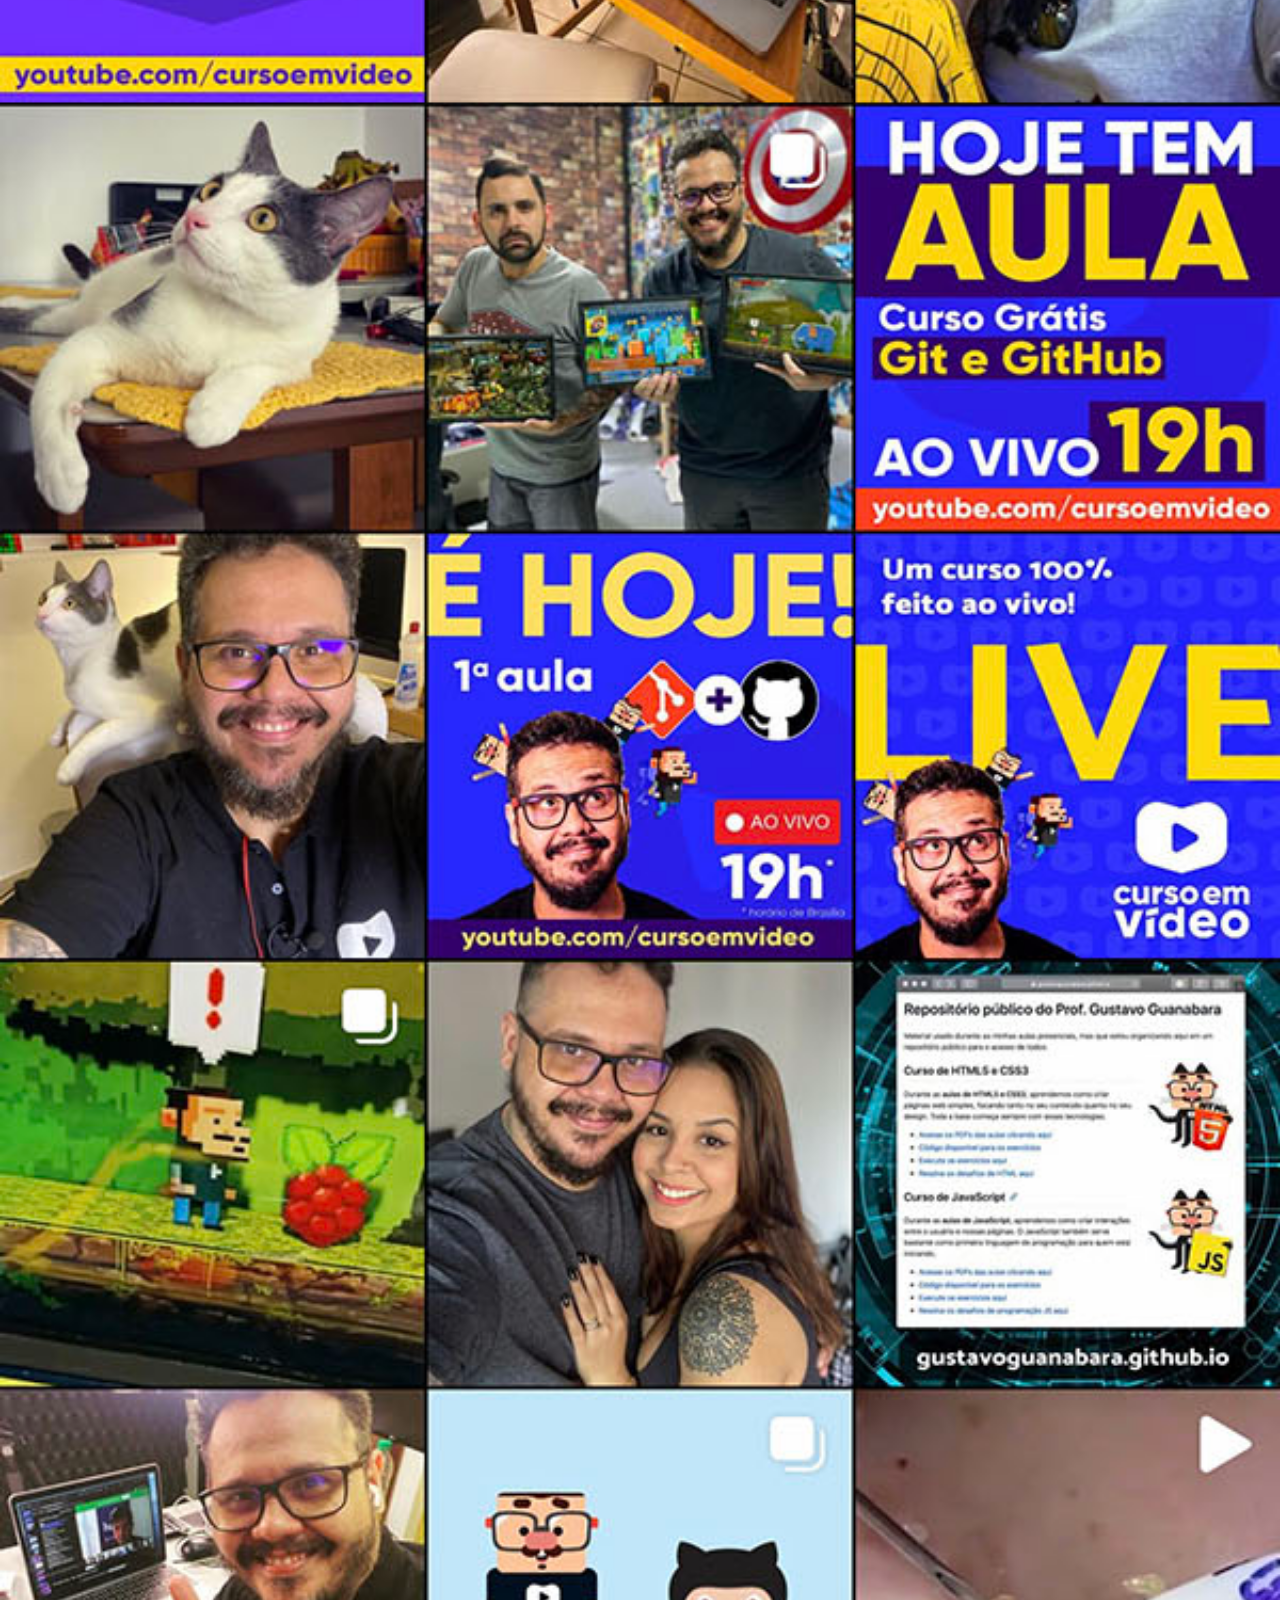
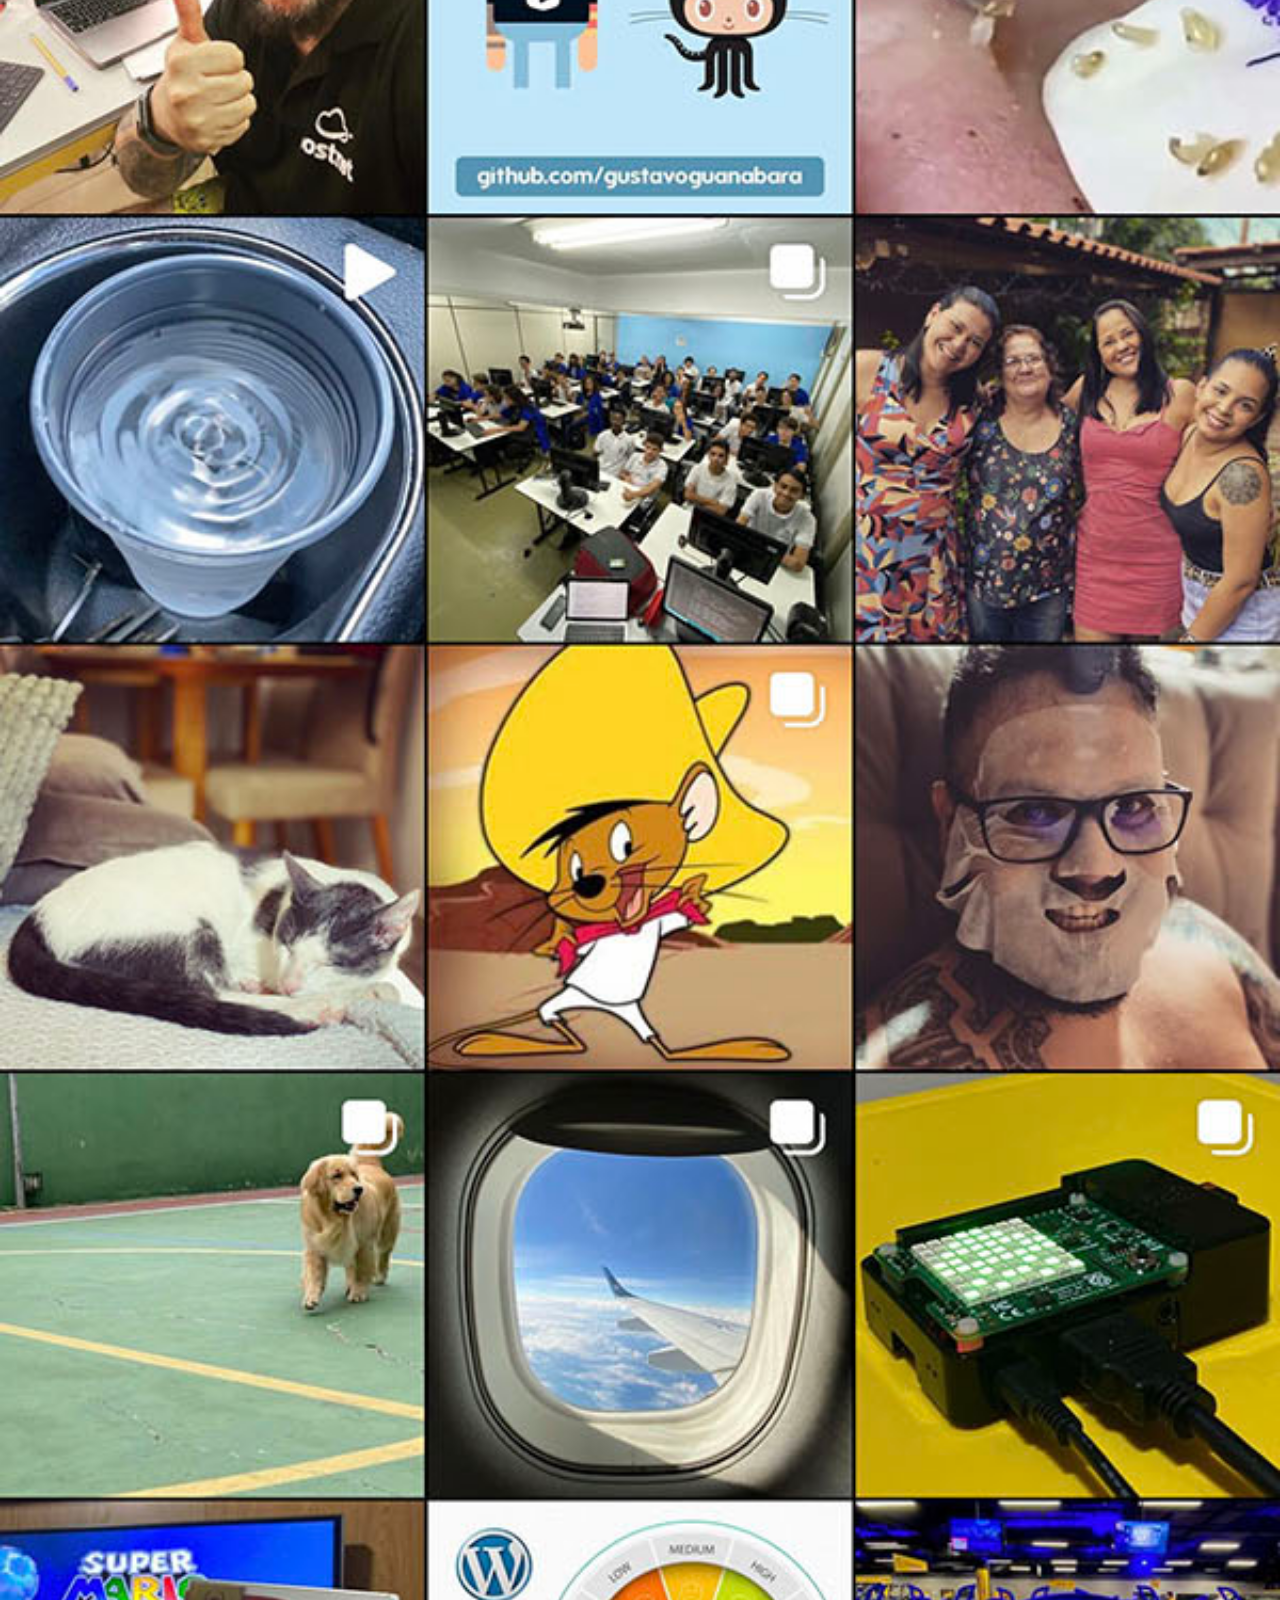
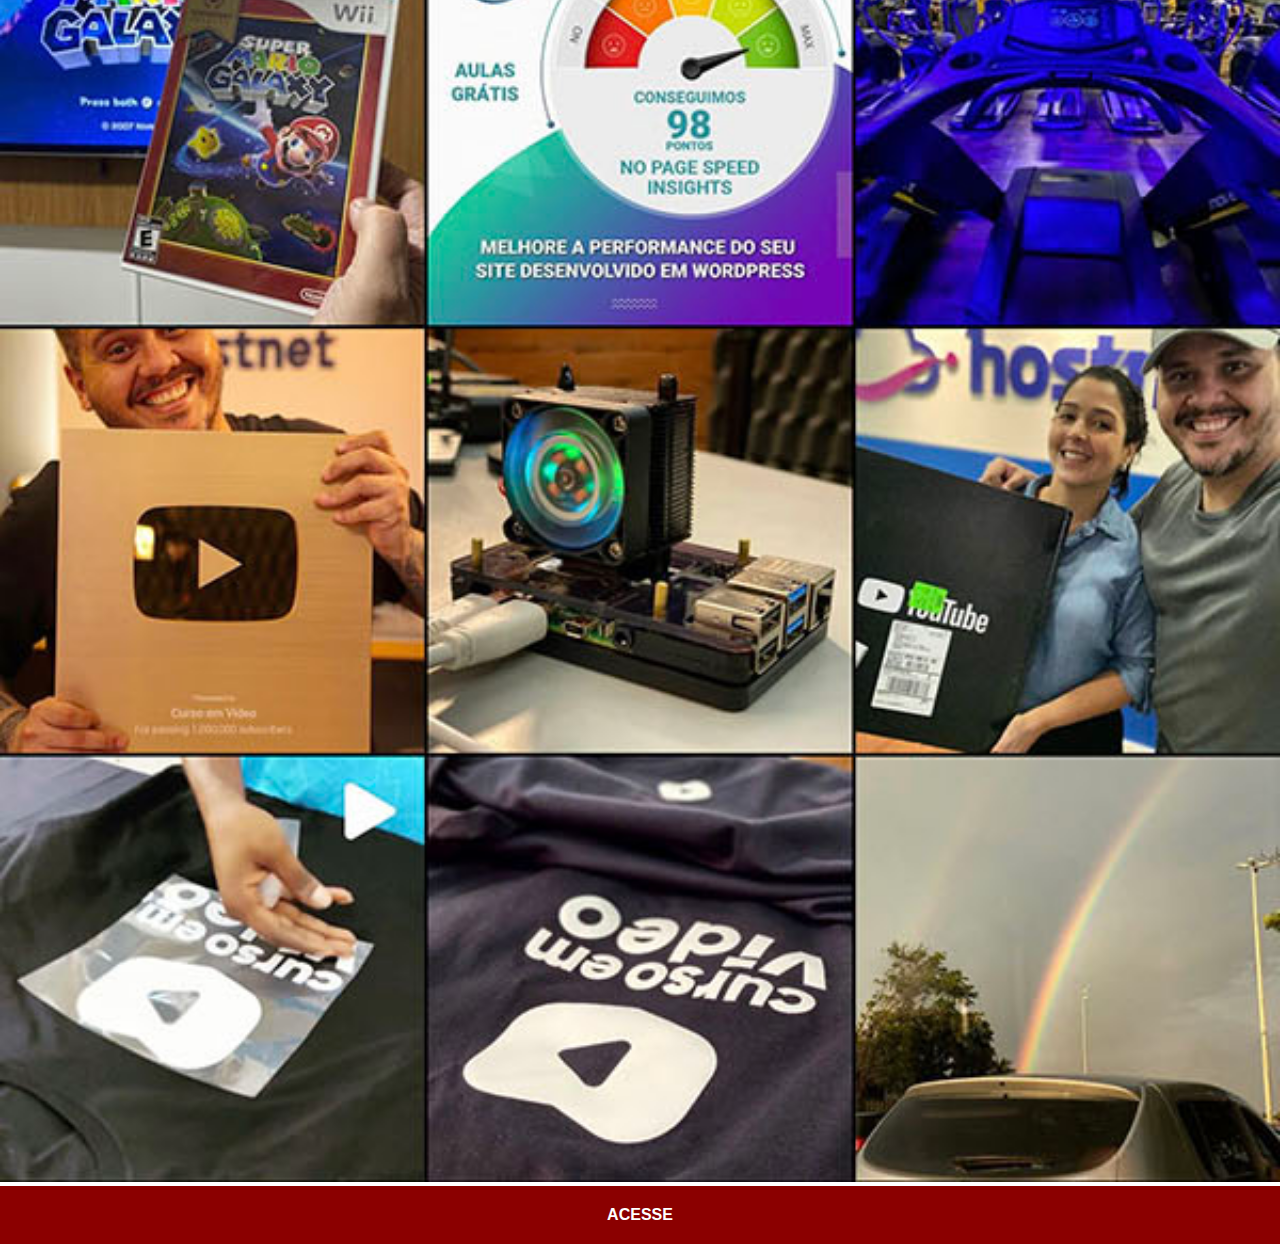
<file: instagram.html>
<!DOCTYPE html>
<html lang="pt-BR">

<head>
    <meta charset="UTF-8">
    <meta name="viewport" content="width=device-width, initial-scale=1.0">
    <link rel="stylesheet" href="social.css">
    <title>Instagram</title>
</head>

<body>
    <img src="imagens/tela-instagram.jpg" alt="Instagram">
    <a href="https://youtube.com/cursoemvideo" target="_blank">ACESSE</a>
</body>

</html>
</file>
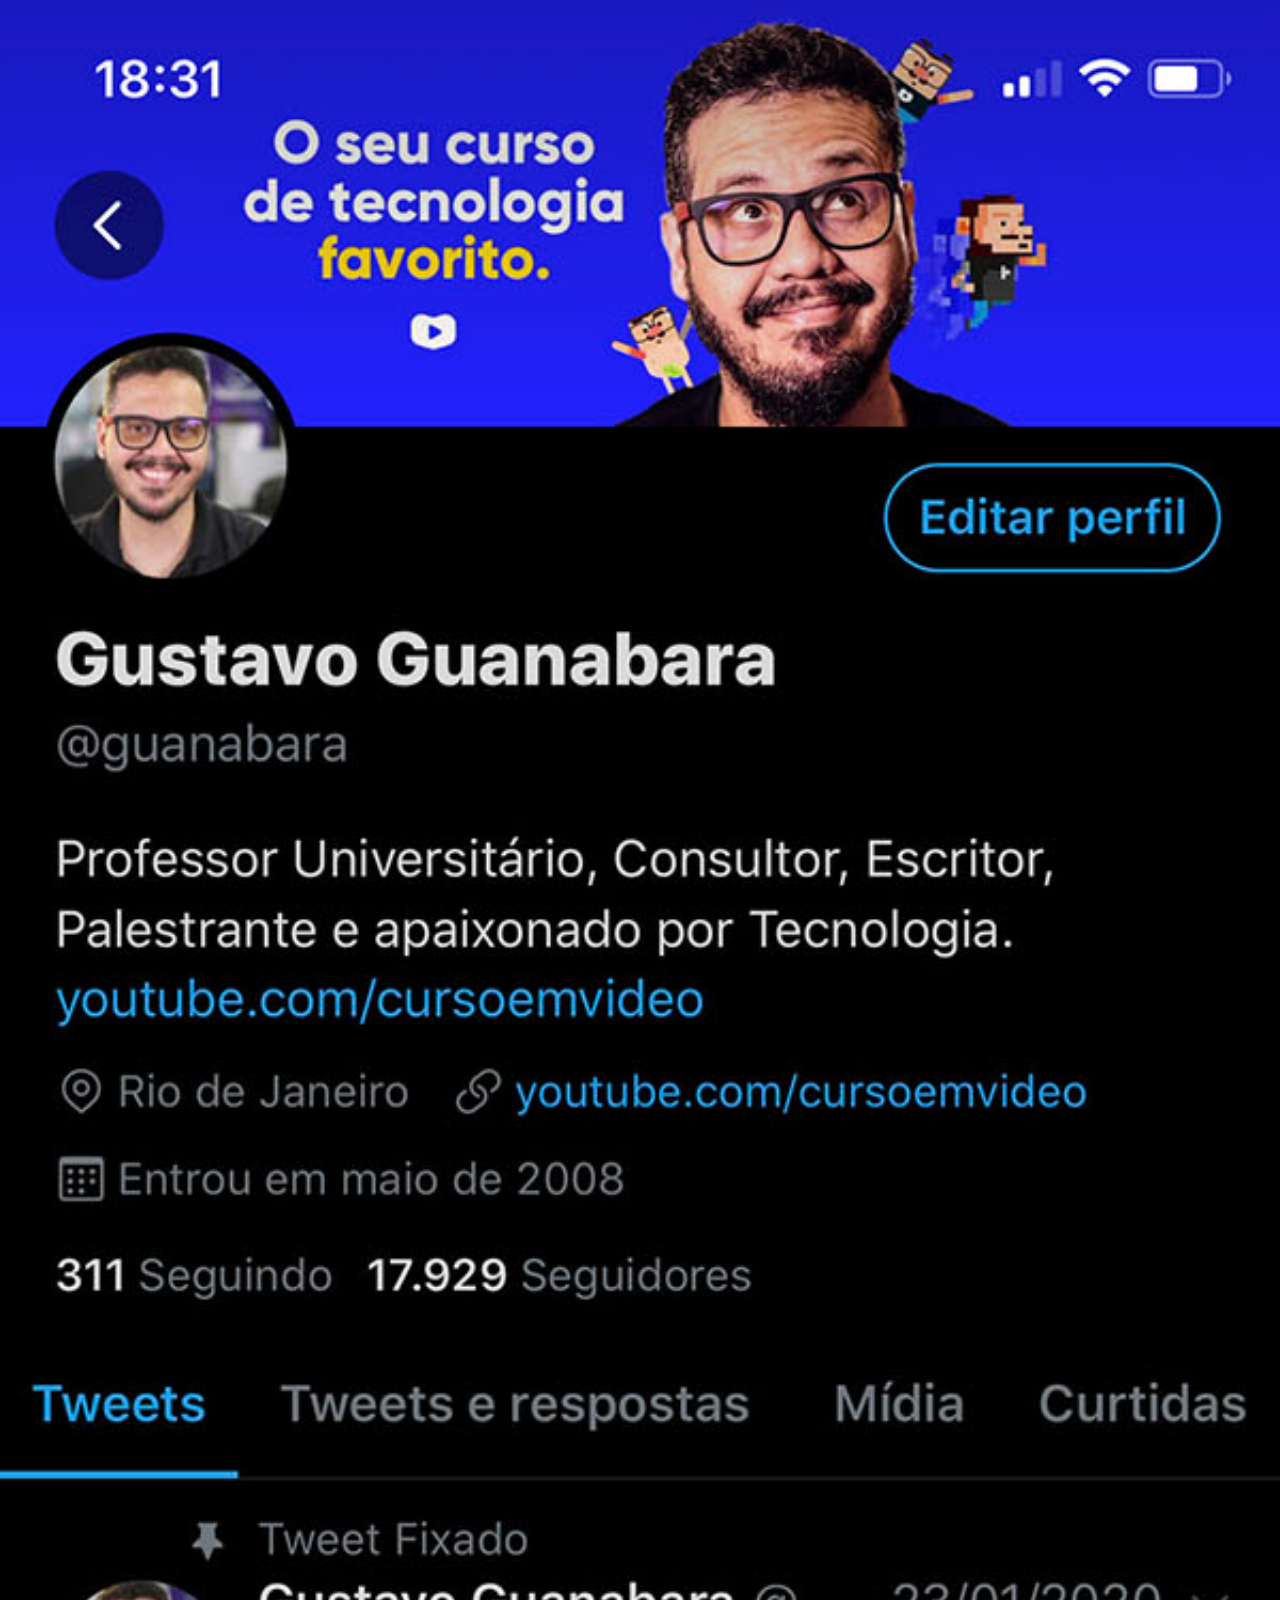
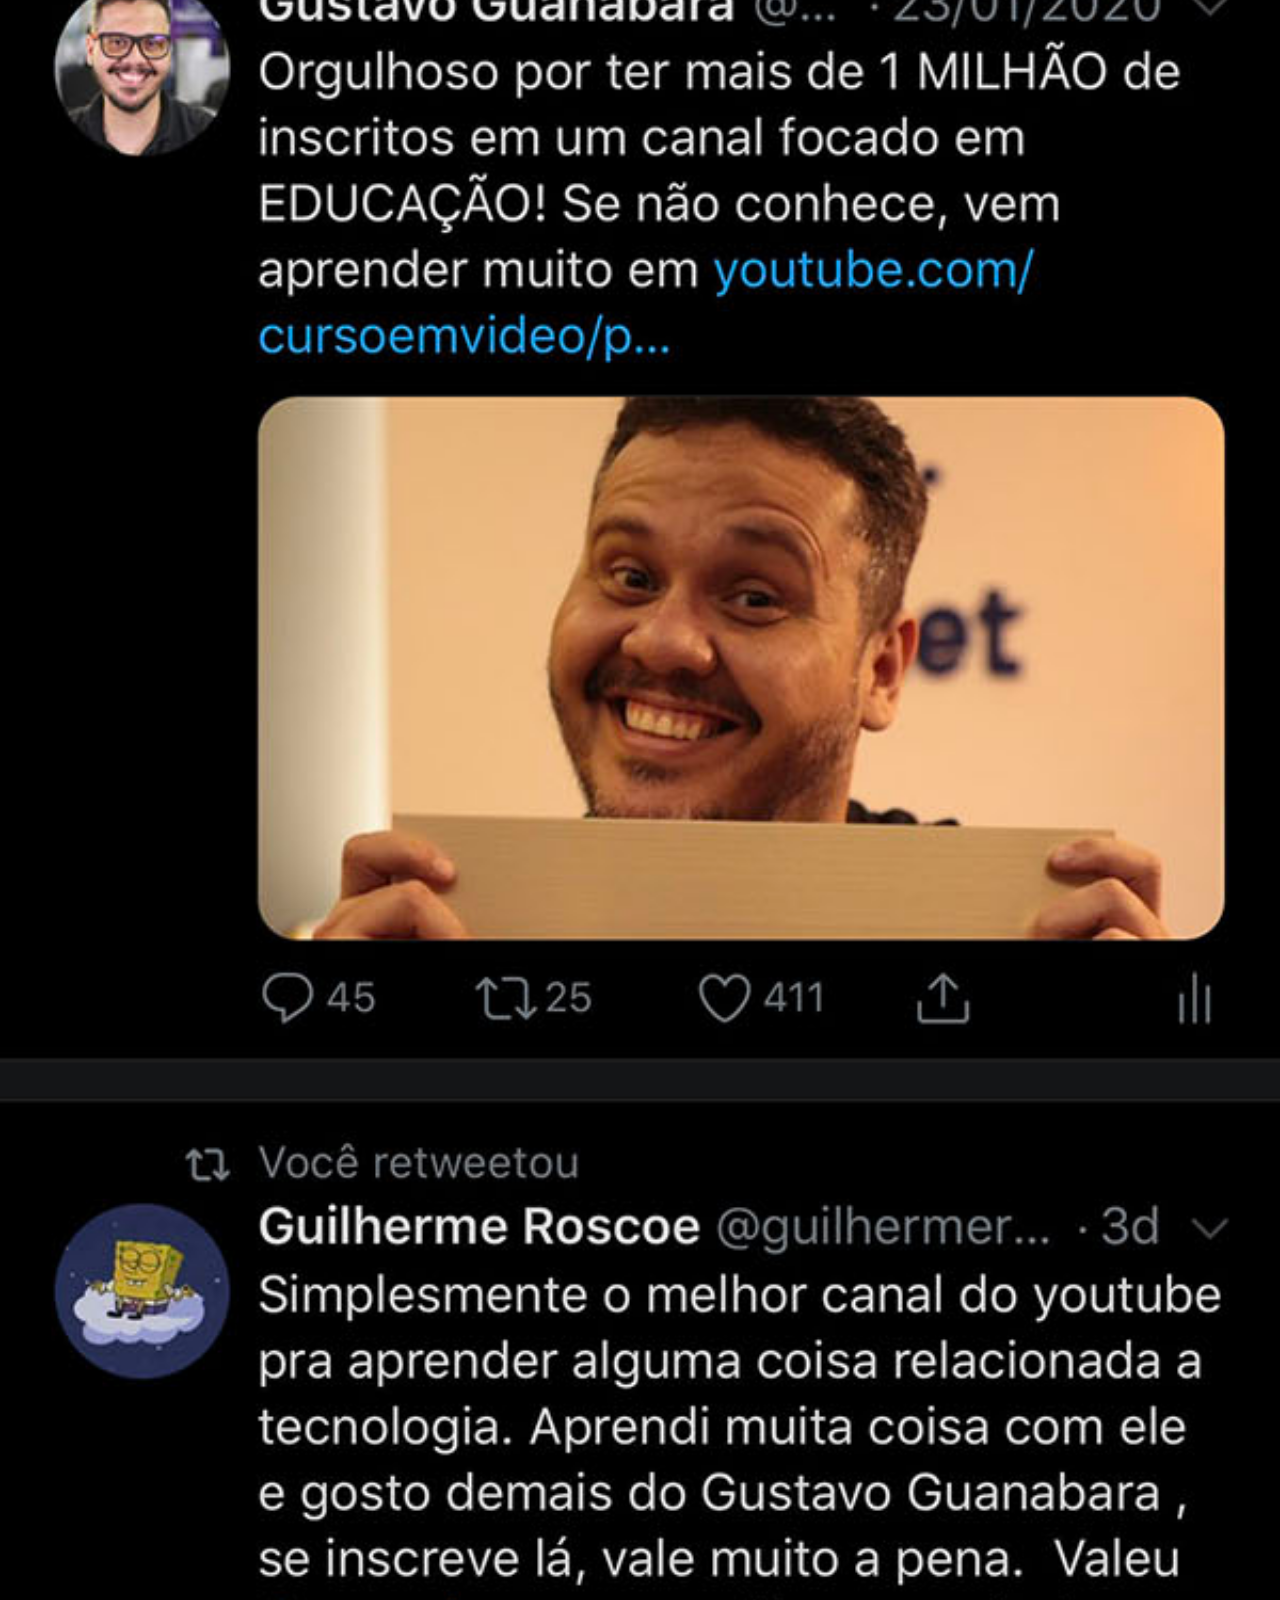
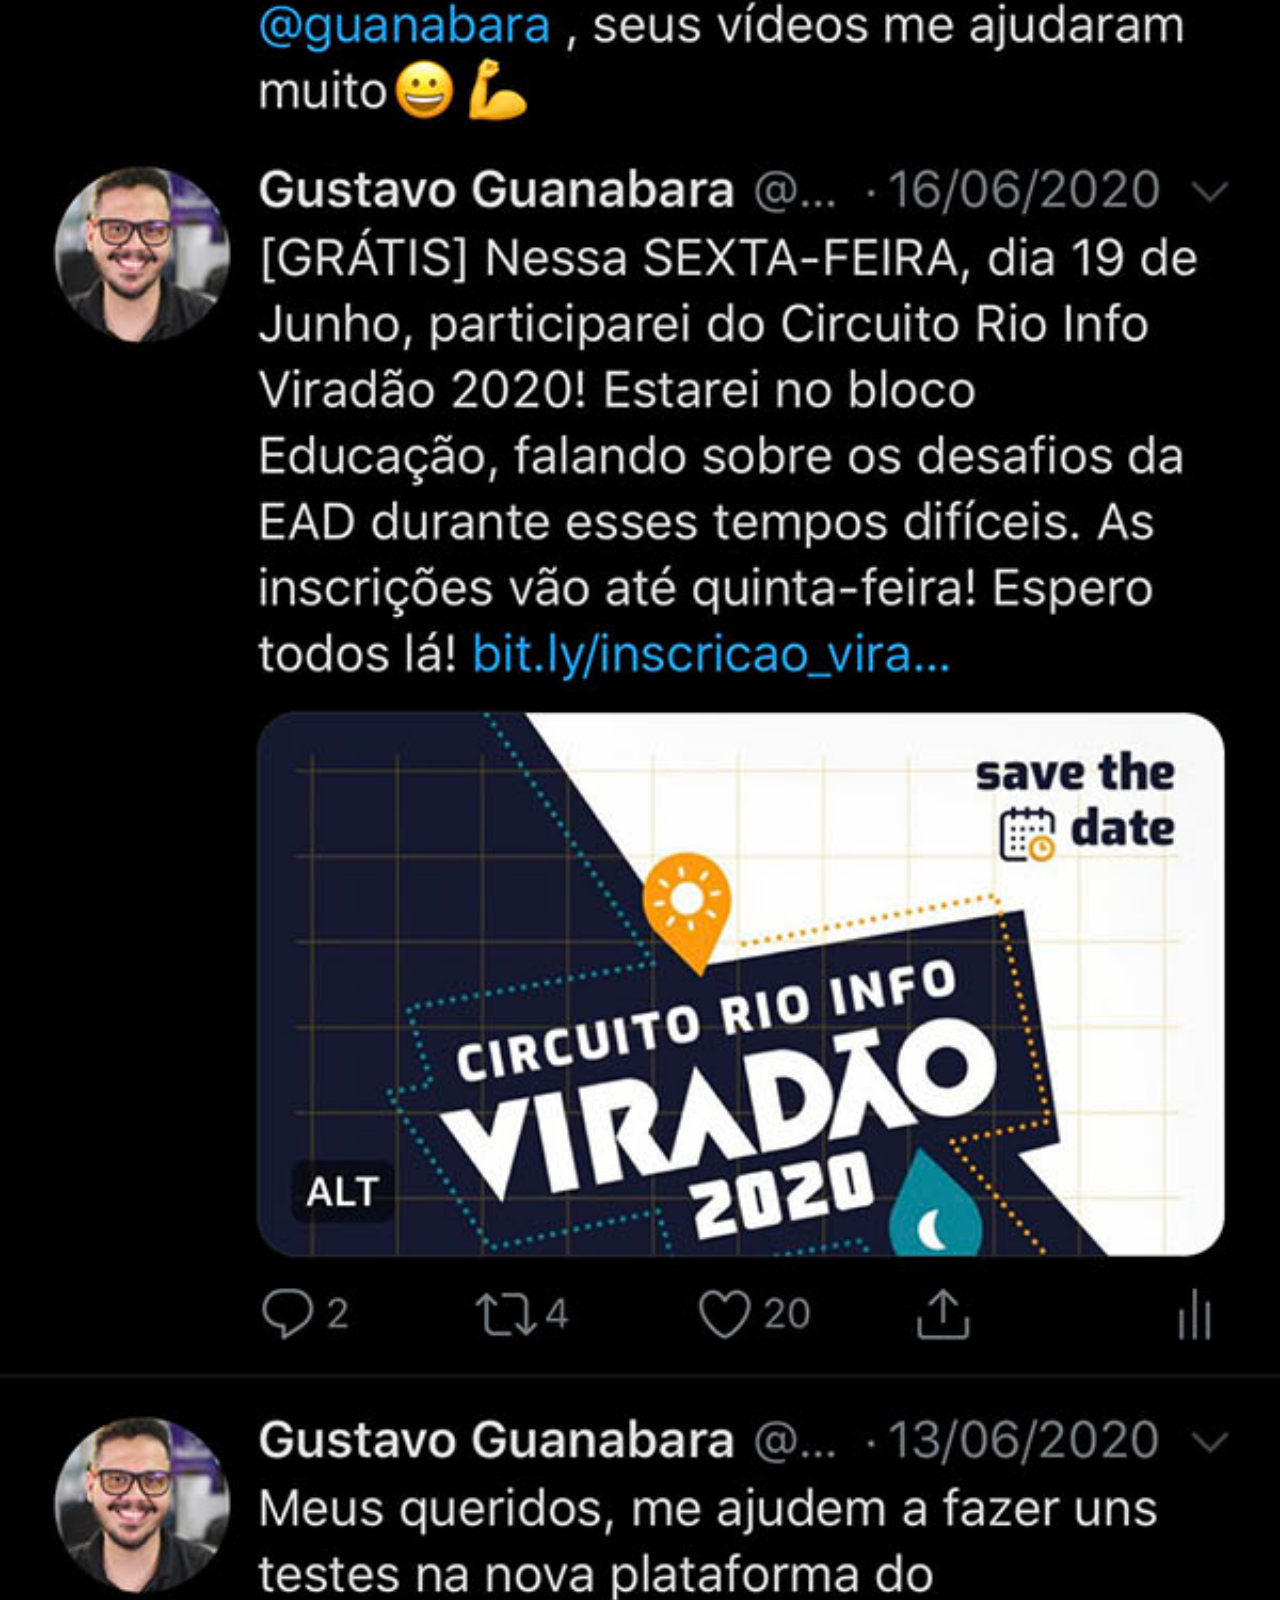
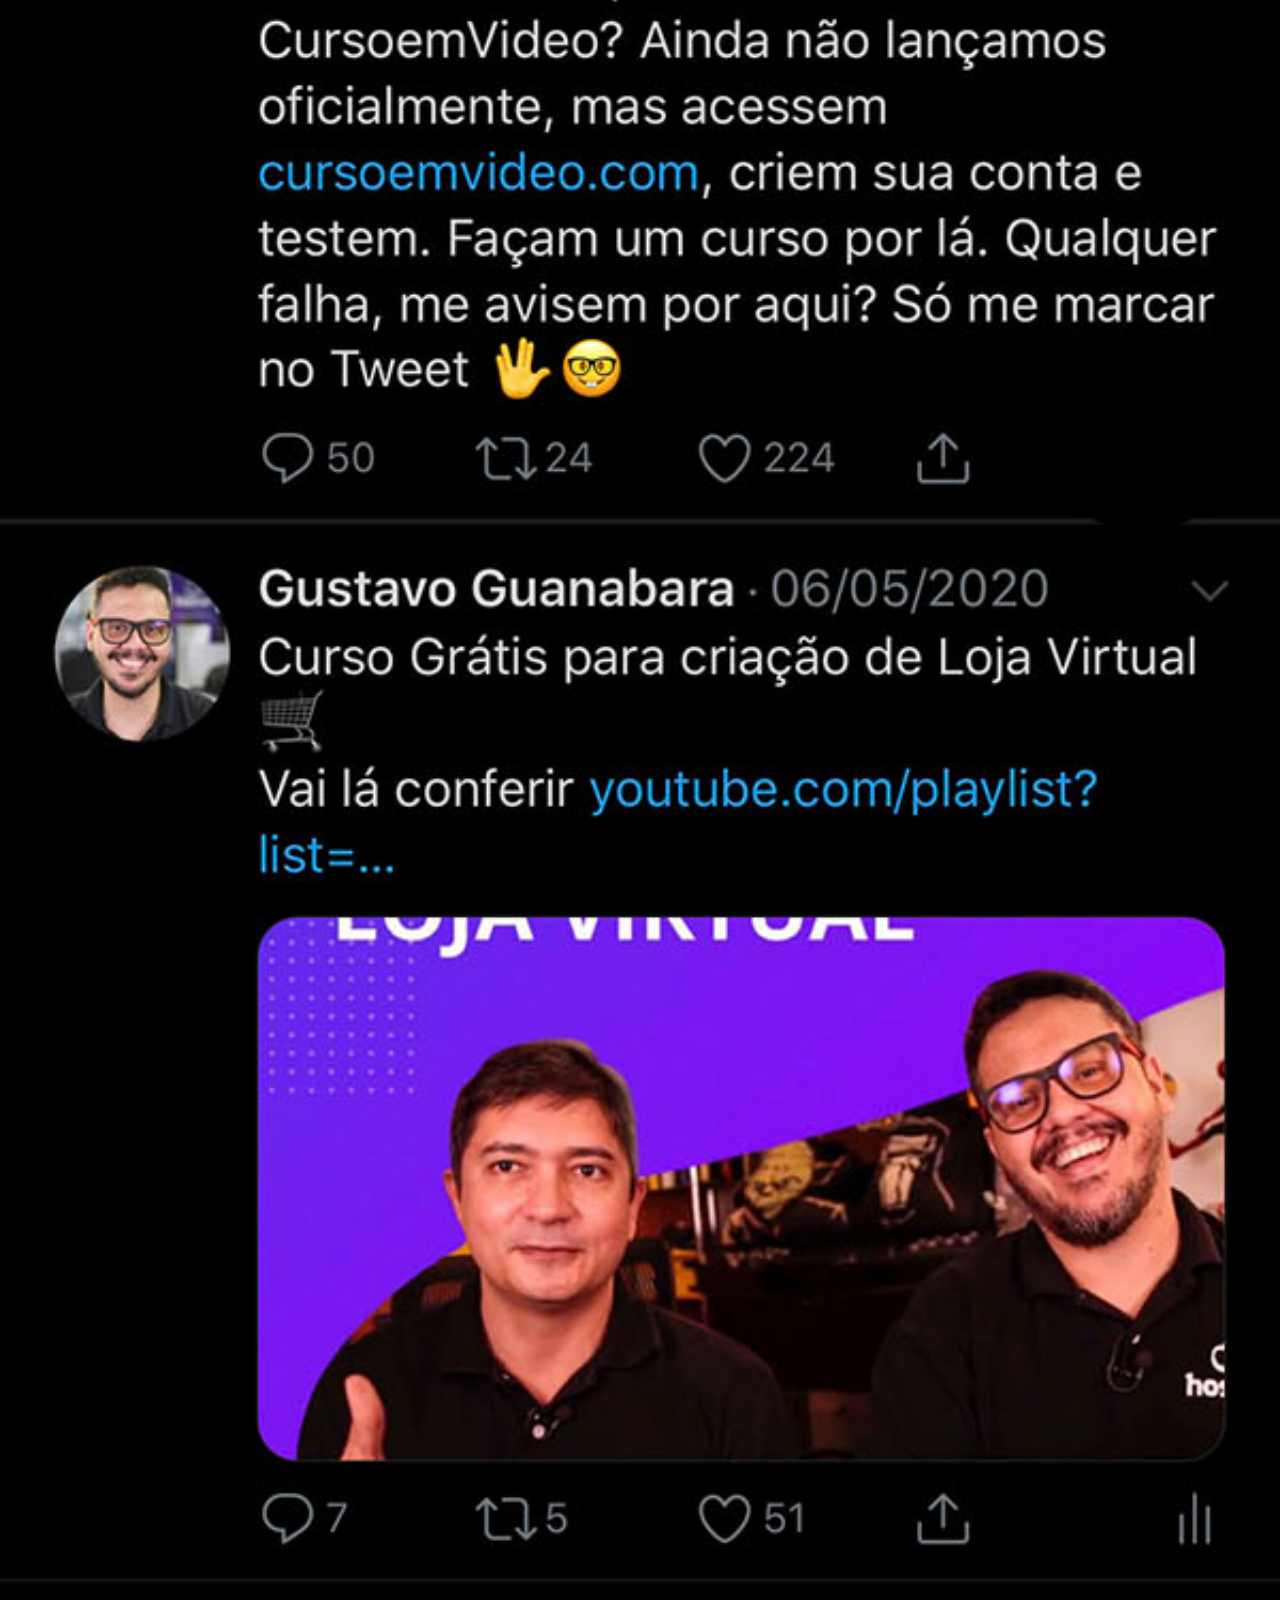
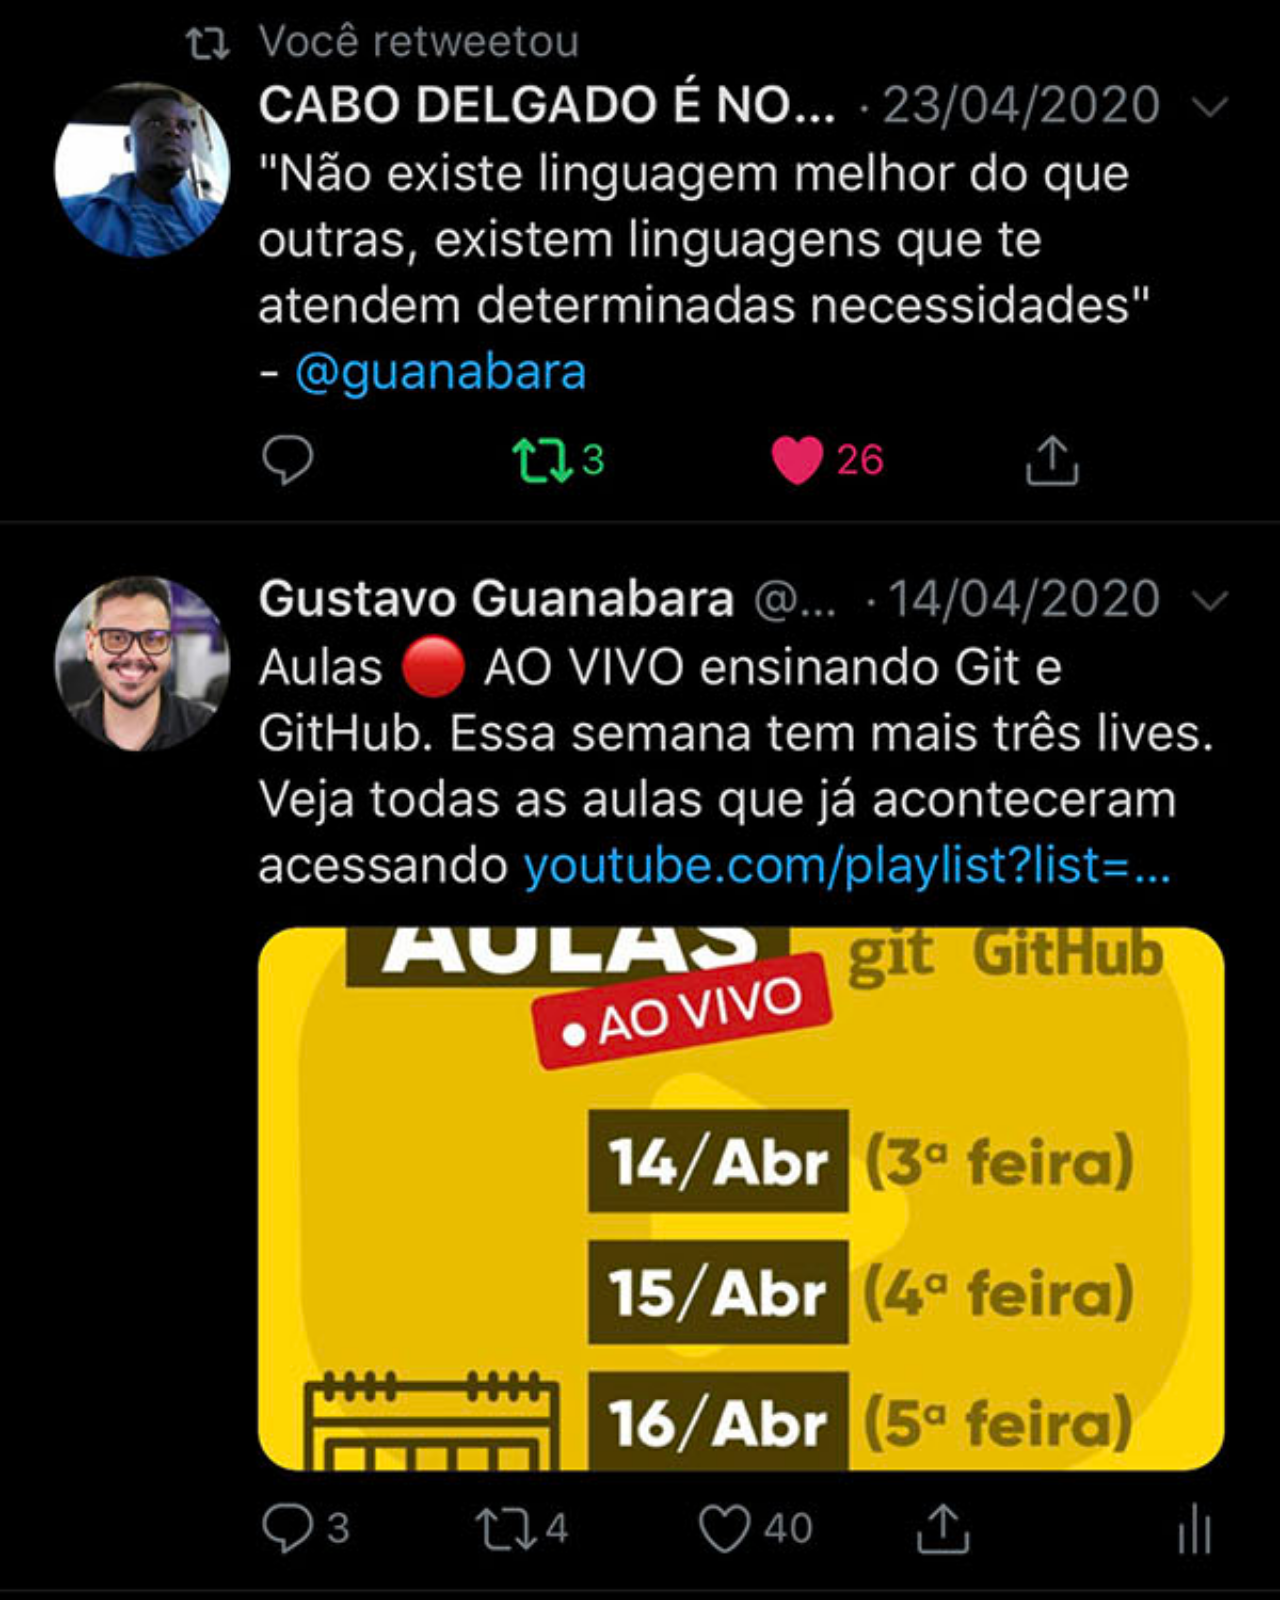
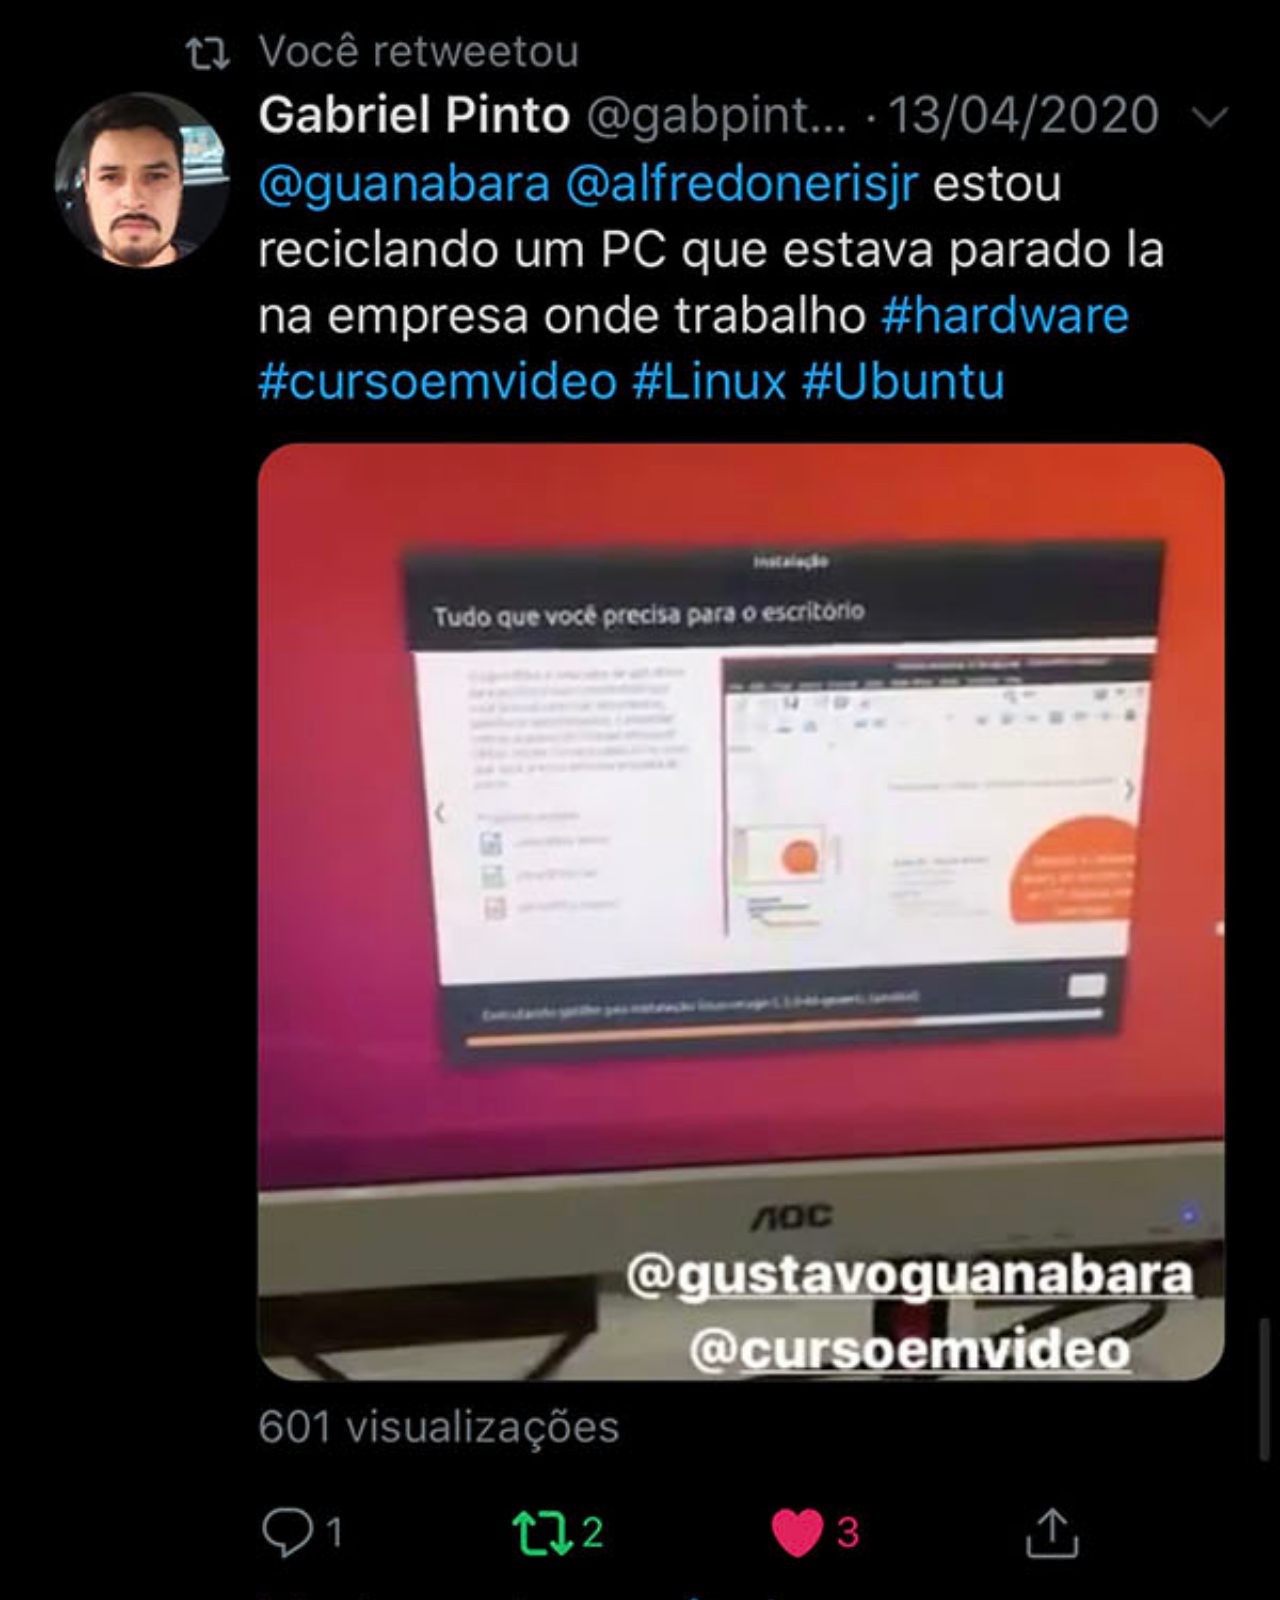
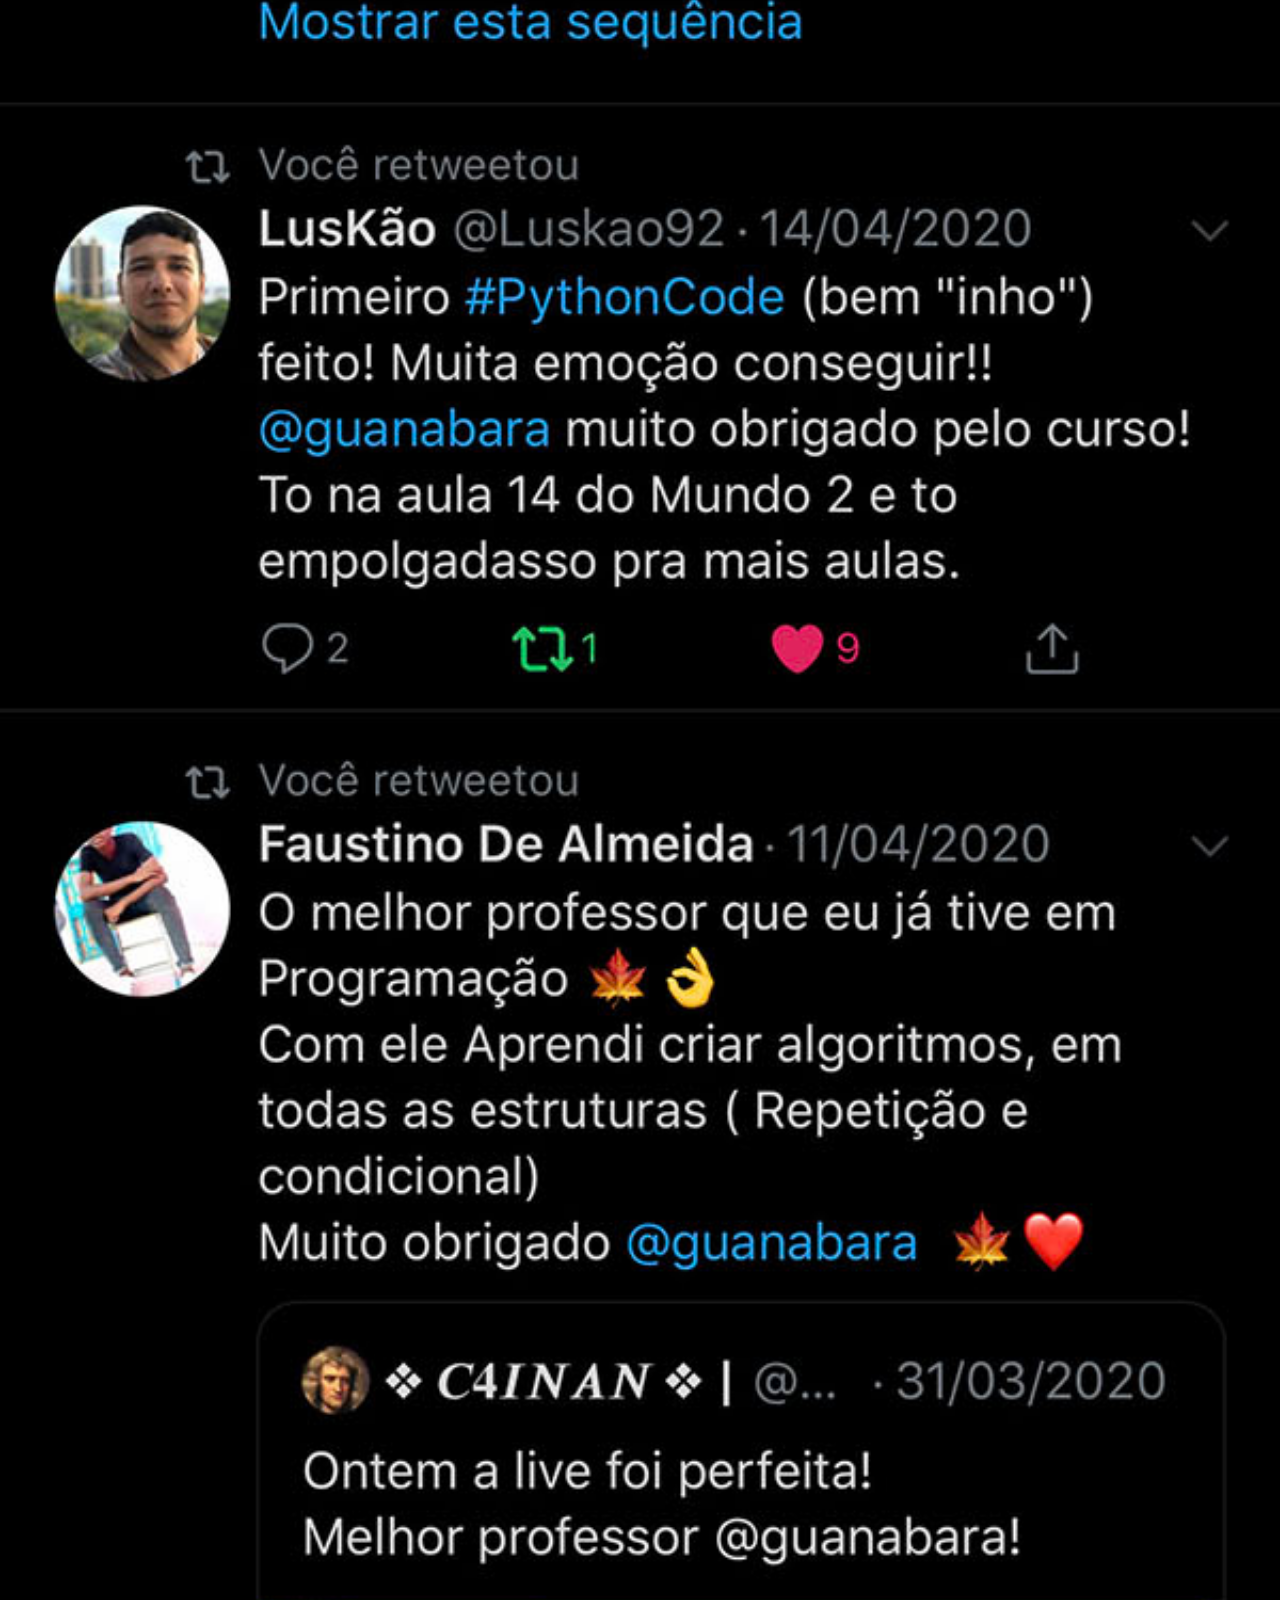
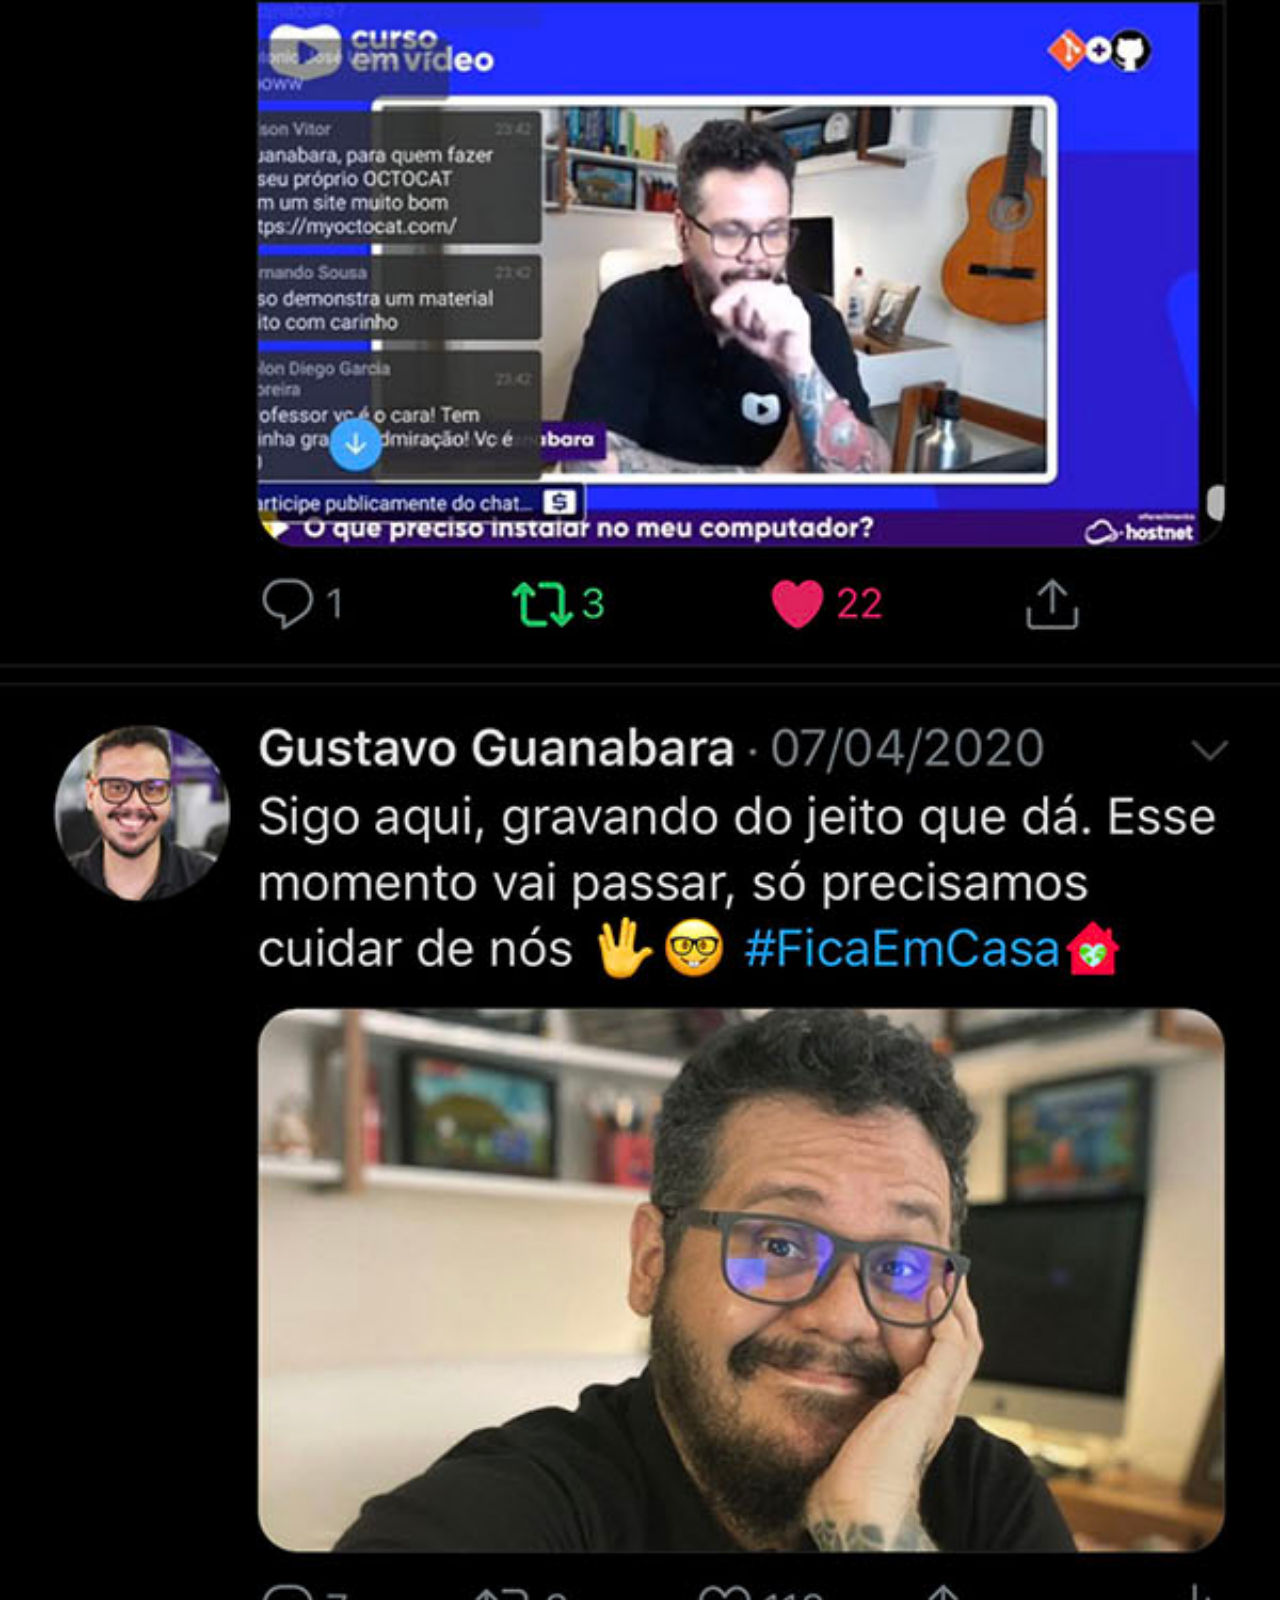
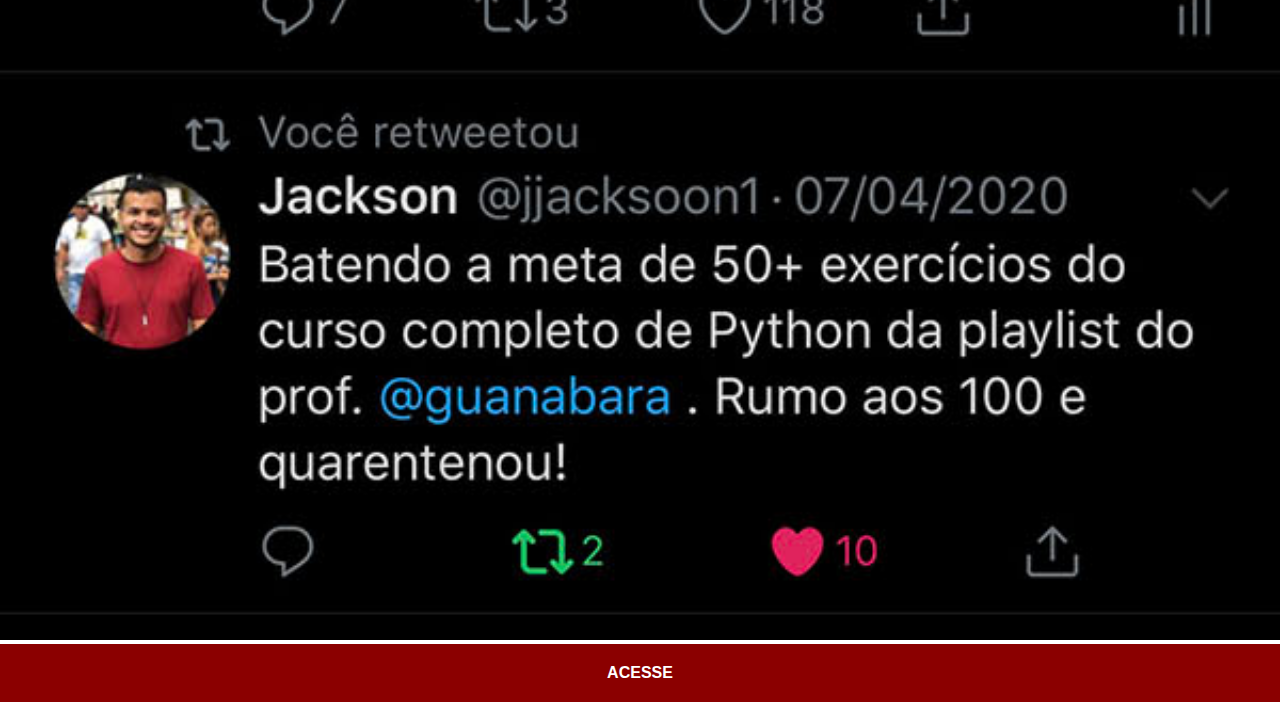
<file: twitter.html>
<!DOCTYPE html>
<html lang="pt-BR">

<head>
    <meta charset="UTF-8">
    <meta name="viewport" content="width=device-width, initial-scale=1.0">
    <link rel="stylesheet" href="social.css">
    <title>Twitter</title>
</head>

<body>
    <img src="imagens/tela-twitter.jpg" alt="Twitter">
    <a href="https://youtube.com/cursoemvideo" target="_blank">ACESSE</a>
</body>

</html>
</file>
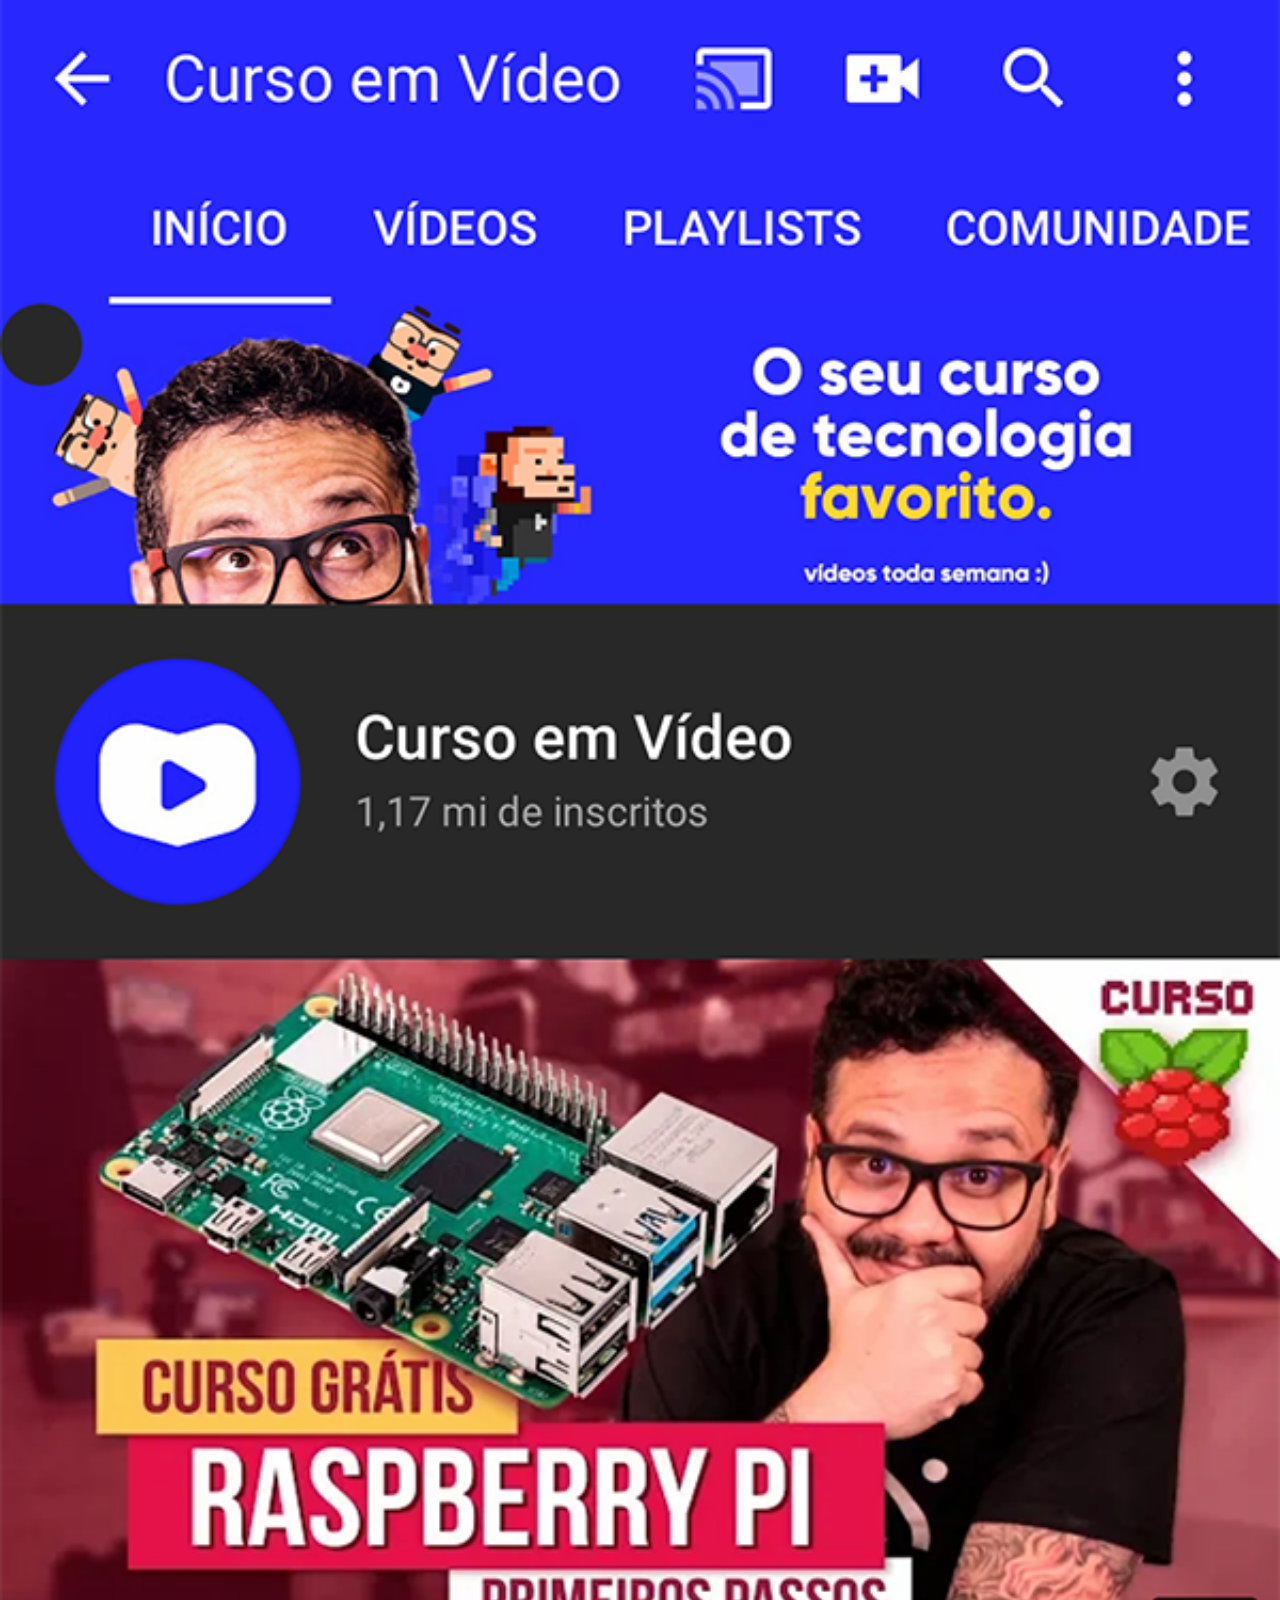
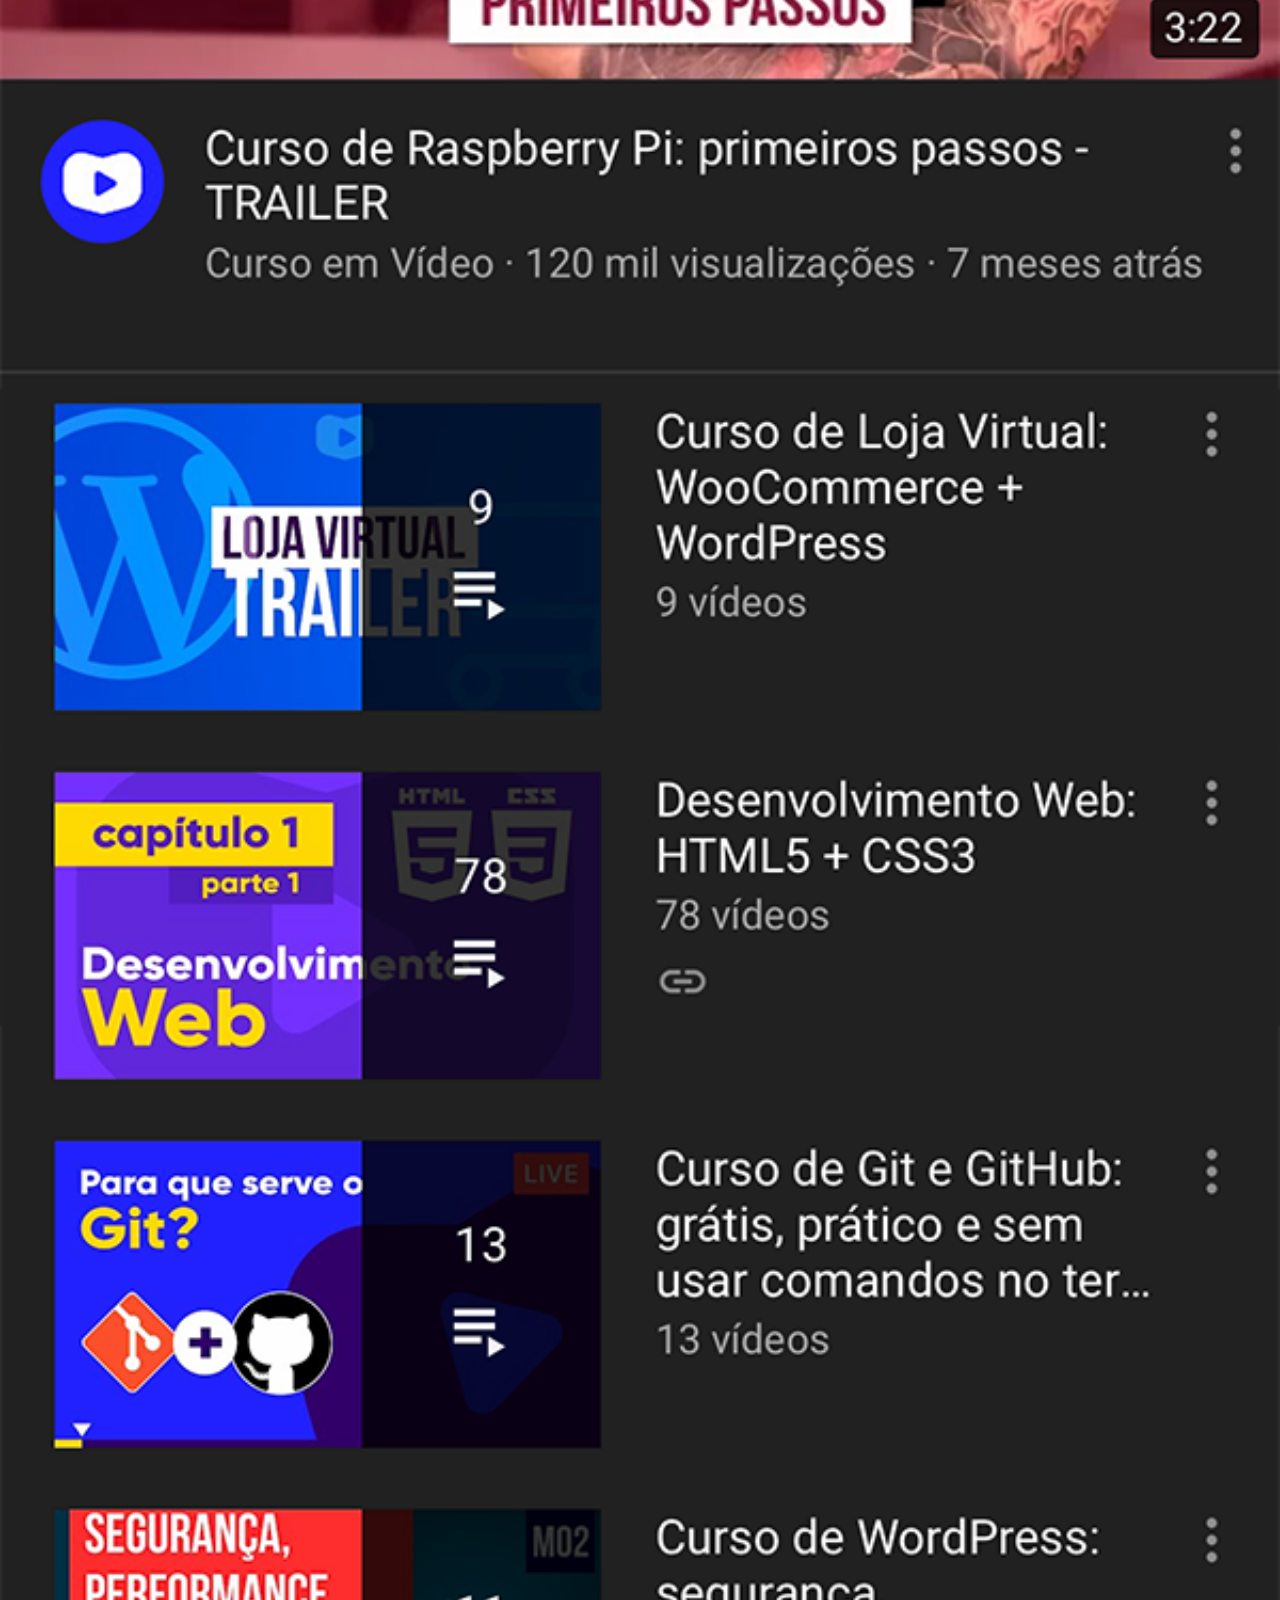
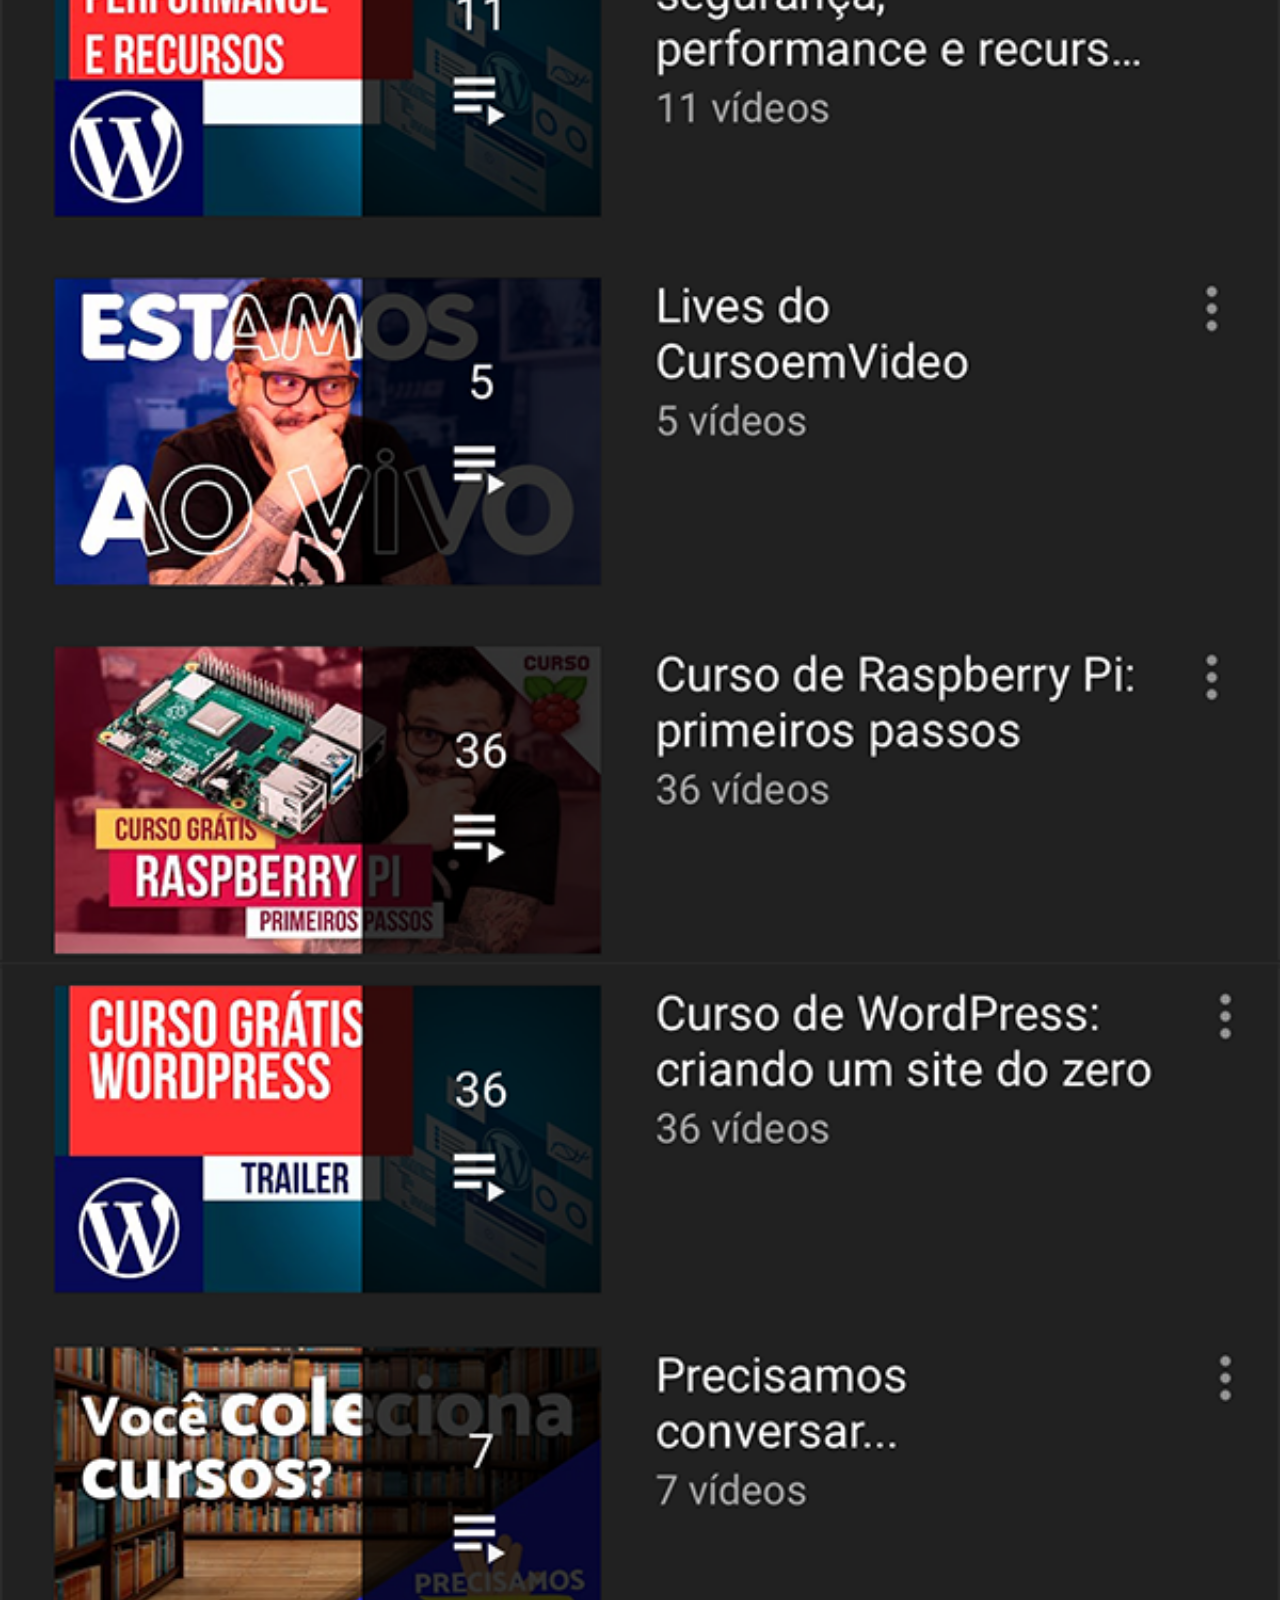
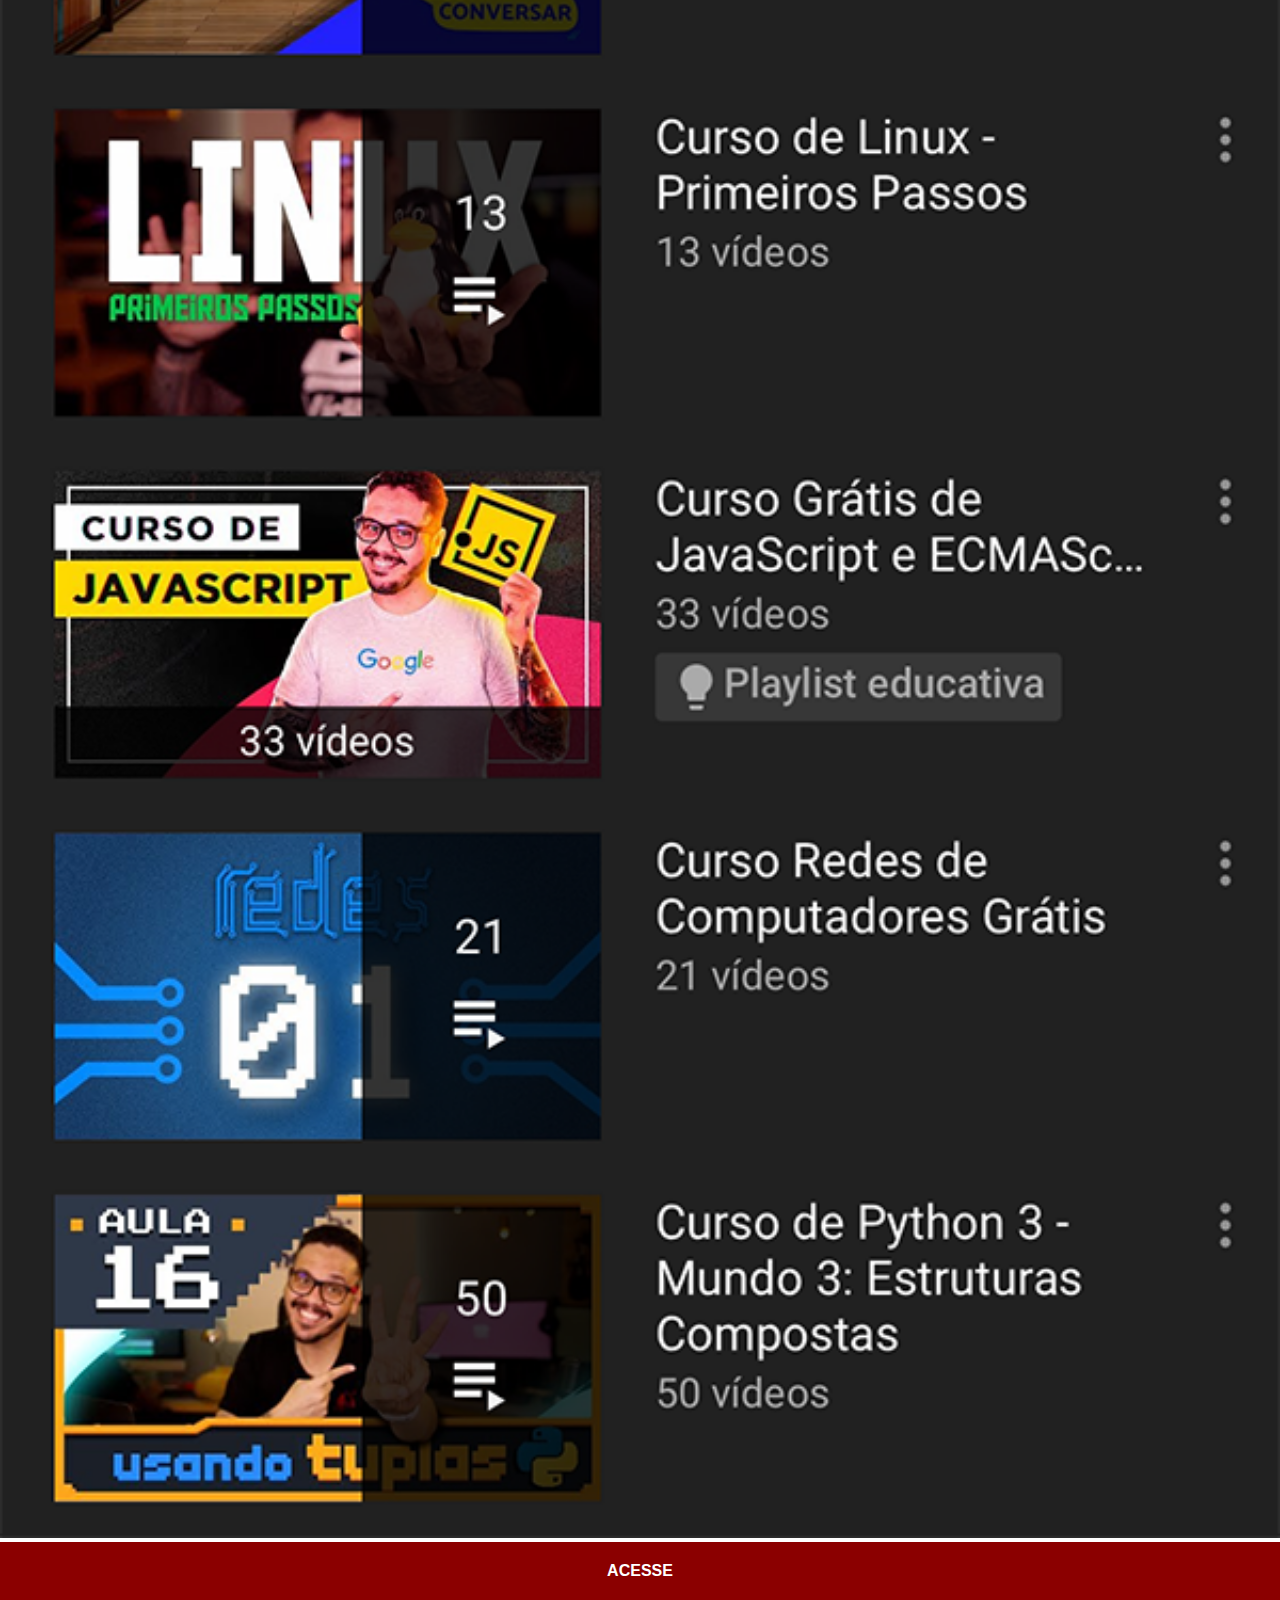
<file: youtube.html>
<!DOCTYPE html>
<html lang="pt-BR">

<head>
    <meta charset="UTF-8">
    <meta name="viewport" content="width=device-width, initial-scale=1.0">
    <link rel="stylesheet" href="social.css">
    <title>YouTube</title>
</head>

<body>
    <img src="imagens/tela-youtube.png" alt="YouTube">
    <a href="https://youtube.com/cursoemvideo" target="_blank">ACESSE</a>
</body>

</html>
</file>
<file: estilos/style.css>
* {
    margin: 0px;
    padding: 0px;
    font-family: Arial, Helvetica, sans-serif;
}

html,
body {
    height: 100vh;
    width: 100vw;
    background-color: black;
}

body {
    background: url(../imagens/fundo-madeira.jpg) no-repeat top center;
    background-size: cover;
    background-attachment: fixed;
}

main {
    height: 100vh;
    position: relative;
}

section#telefone {
    height: 627px;
    width: 311px;
    position: absolute;
    top: 50%;
    left: 50%;
    transform: translate(-50%, -50%);
    background: url(../imagens/frame-iphone.png) no-repeat;
}

iframe#tela {
    position: relative;
    top: 80px;
    left: 22px;
    width: 267px;
    height: 471px;
}

section#redes-sociais img {
    width: 50px;
    margin: 10px;
    border-radius: 50%;
    box-shadow: 2px 2px 5px rgba(0, 0, 0, 0.411);
    box-sizing: border-box;
}

section#redes-sociais img:hover {
    border: 1px solid white;
    transition: 1s;
    transform: translate(-3px, -3px);
    box-shadow: 5px 5px 10px rgba(0, 0, 0, 0.582);
}
</file>
<file: social.css>
* {
    margin: 0px;
    padding: 0px;
    font-family: Arial, Helvetica, sans-serif;
}

::-webkit-scrollbar {
    width: 0px;
    height: 0px;
}

img {
    width: 100vw;
}

a {
    display: block;
    background-color: darkred;
    padding: 20px;
    text-align: center;
    font-weight: bolder;
    text-decoration: none;
    color: white;
}

a:hover {
    background: red;
    transition: 1s;
}
</file>
